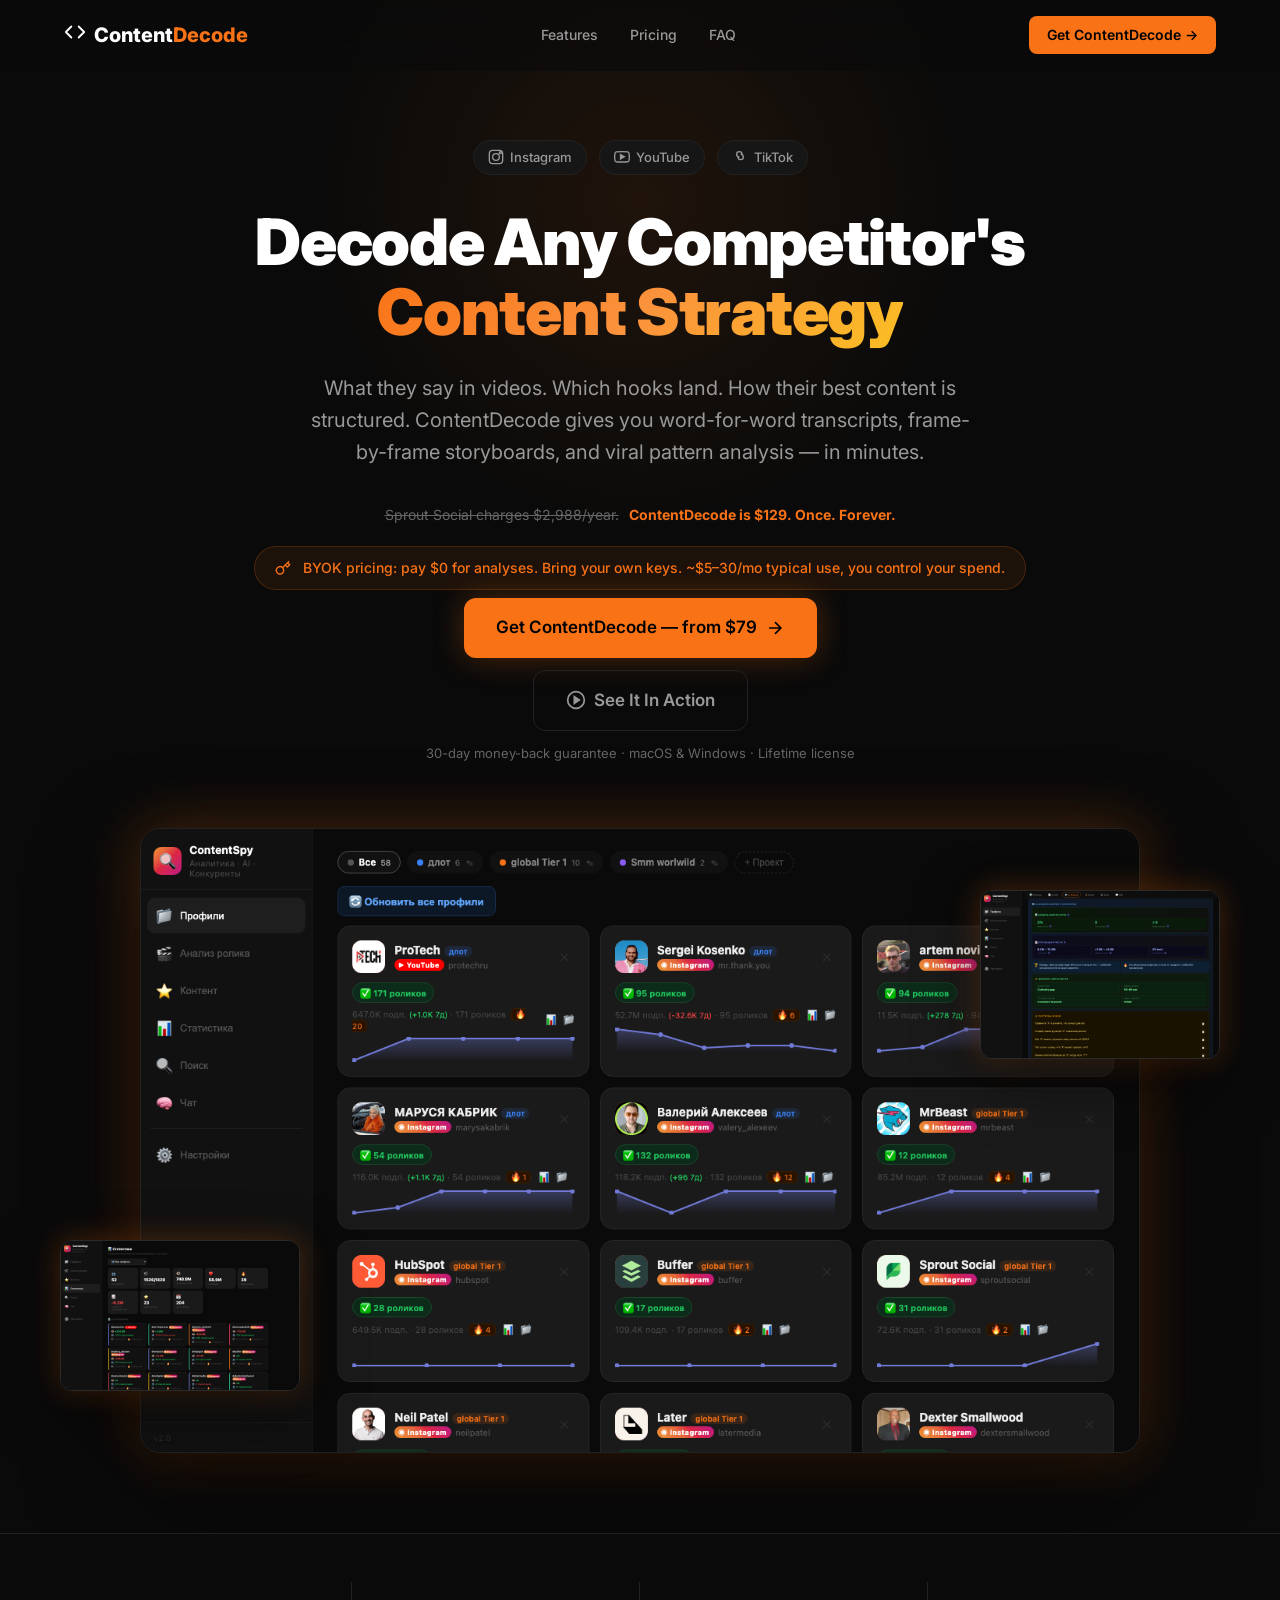
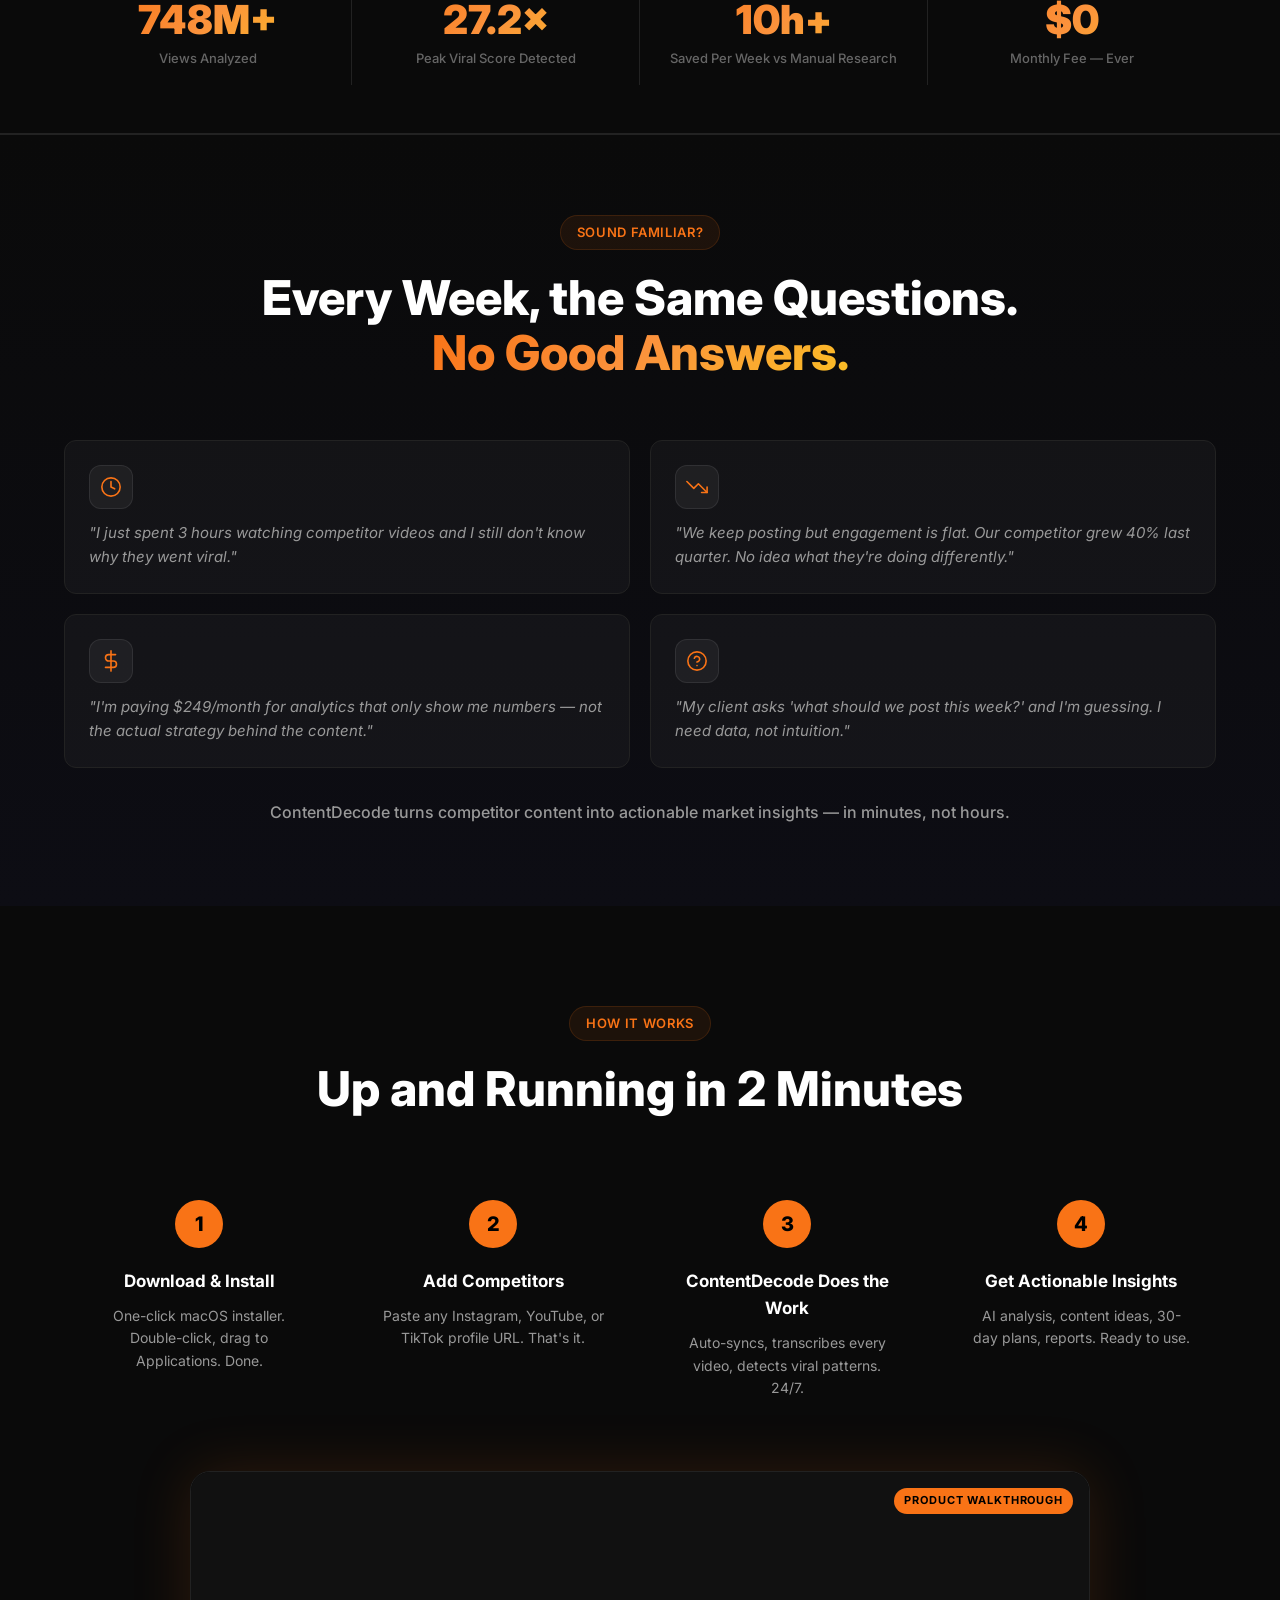
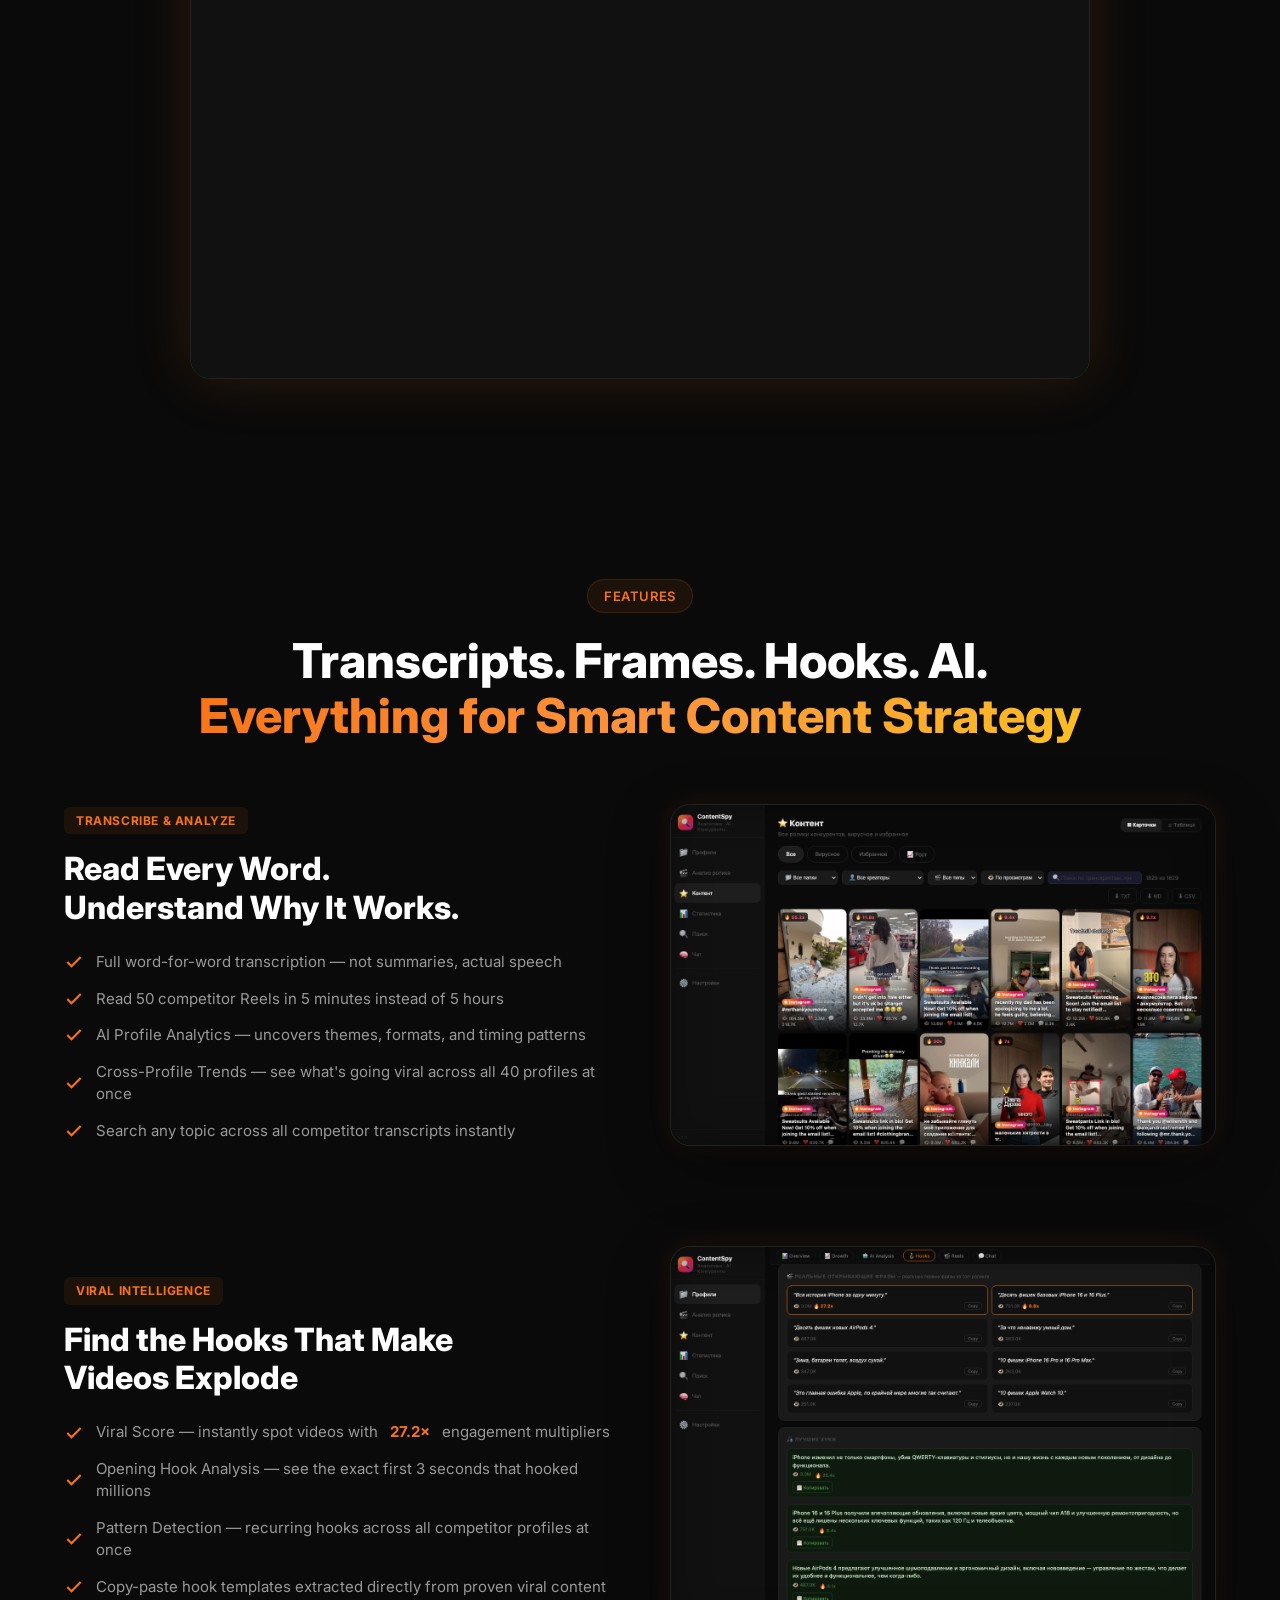
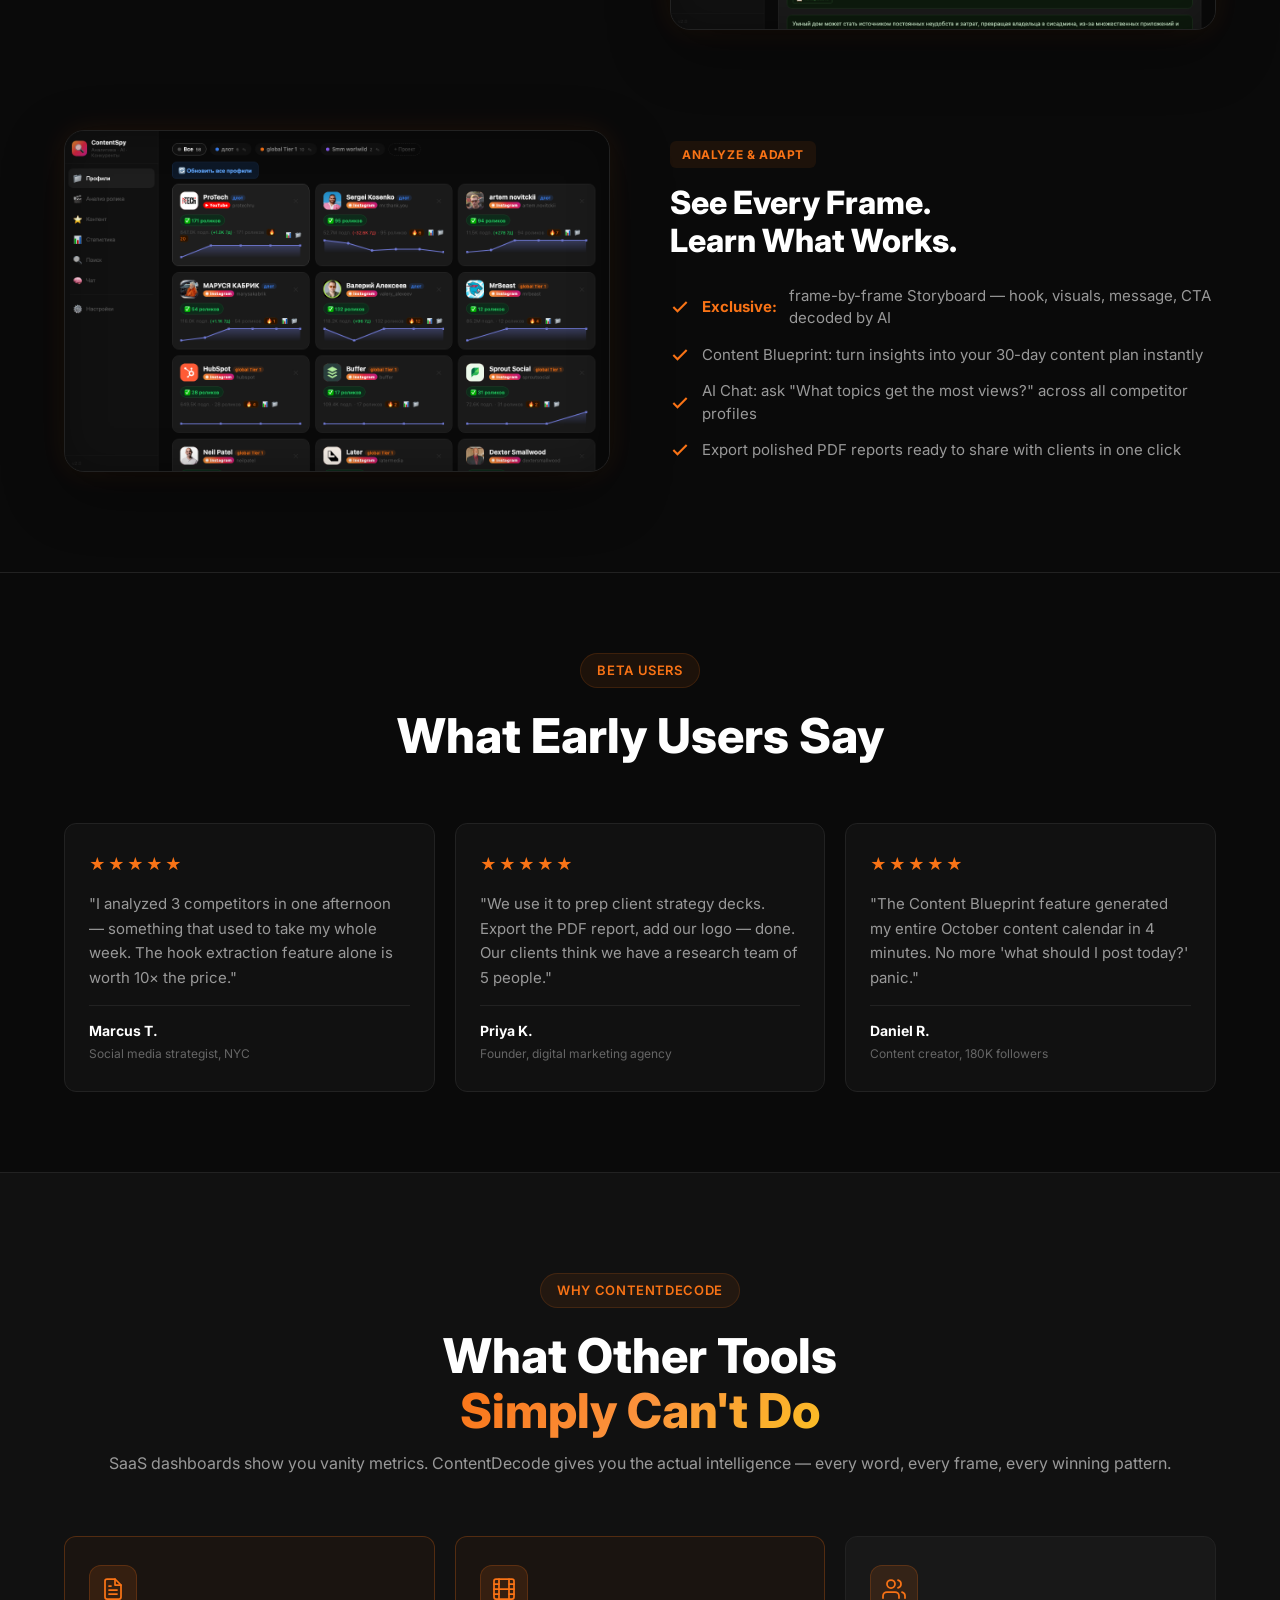
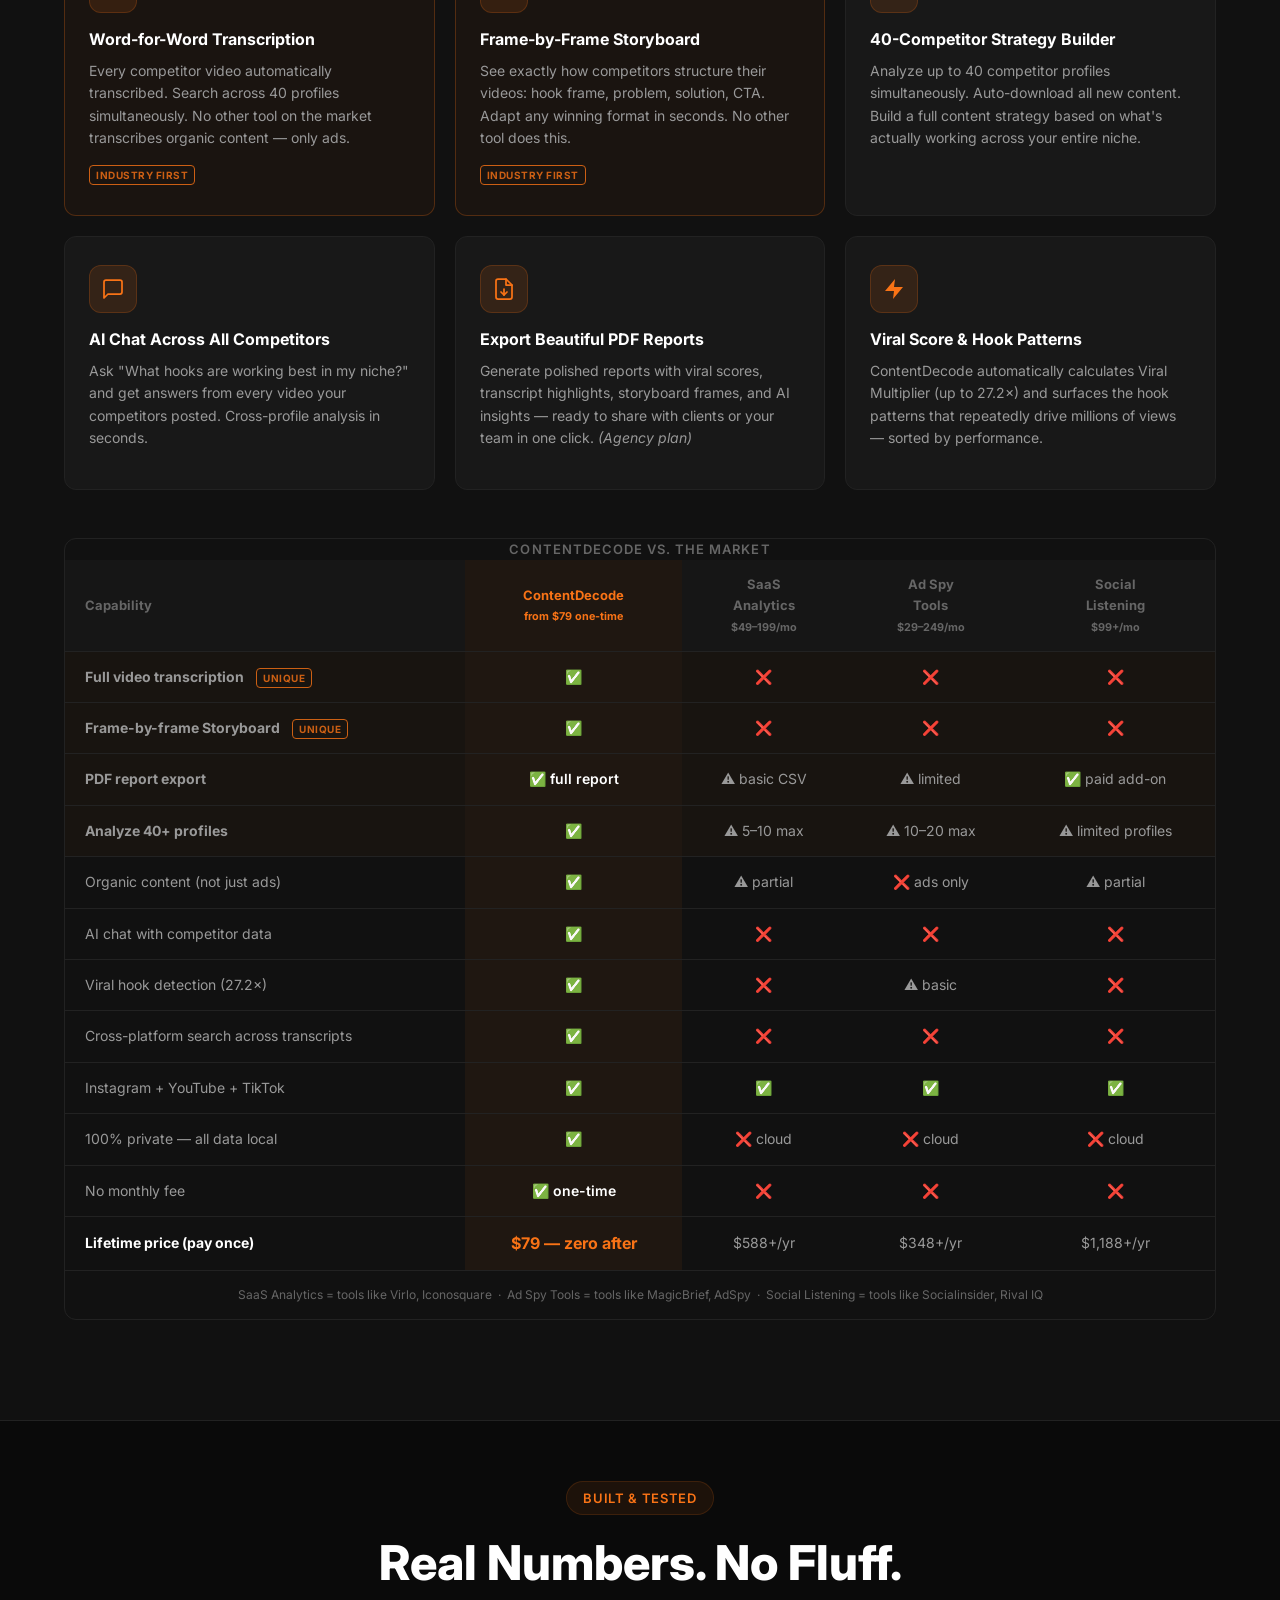
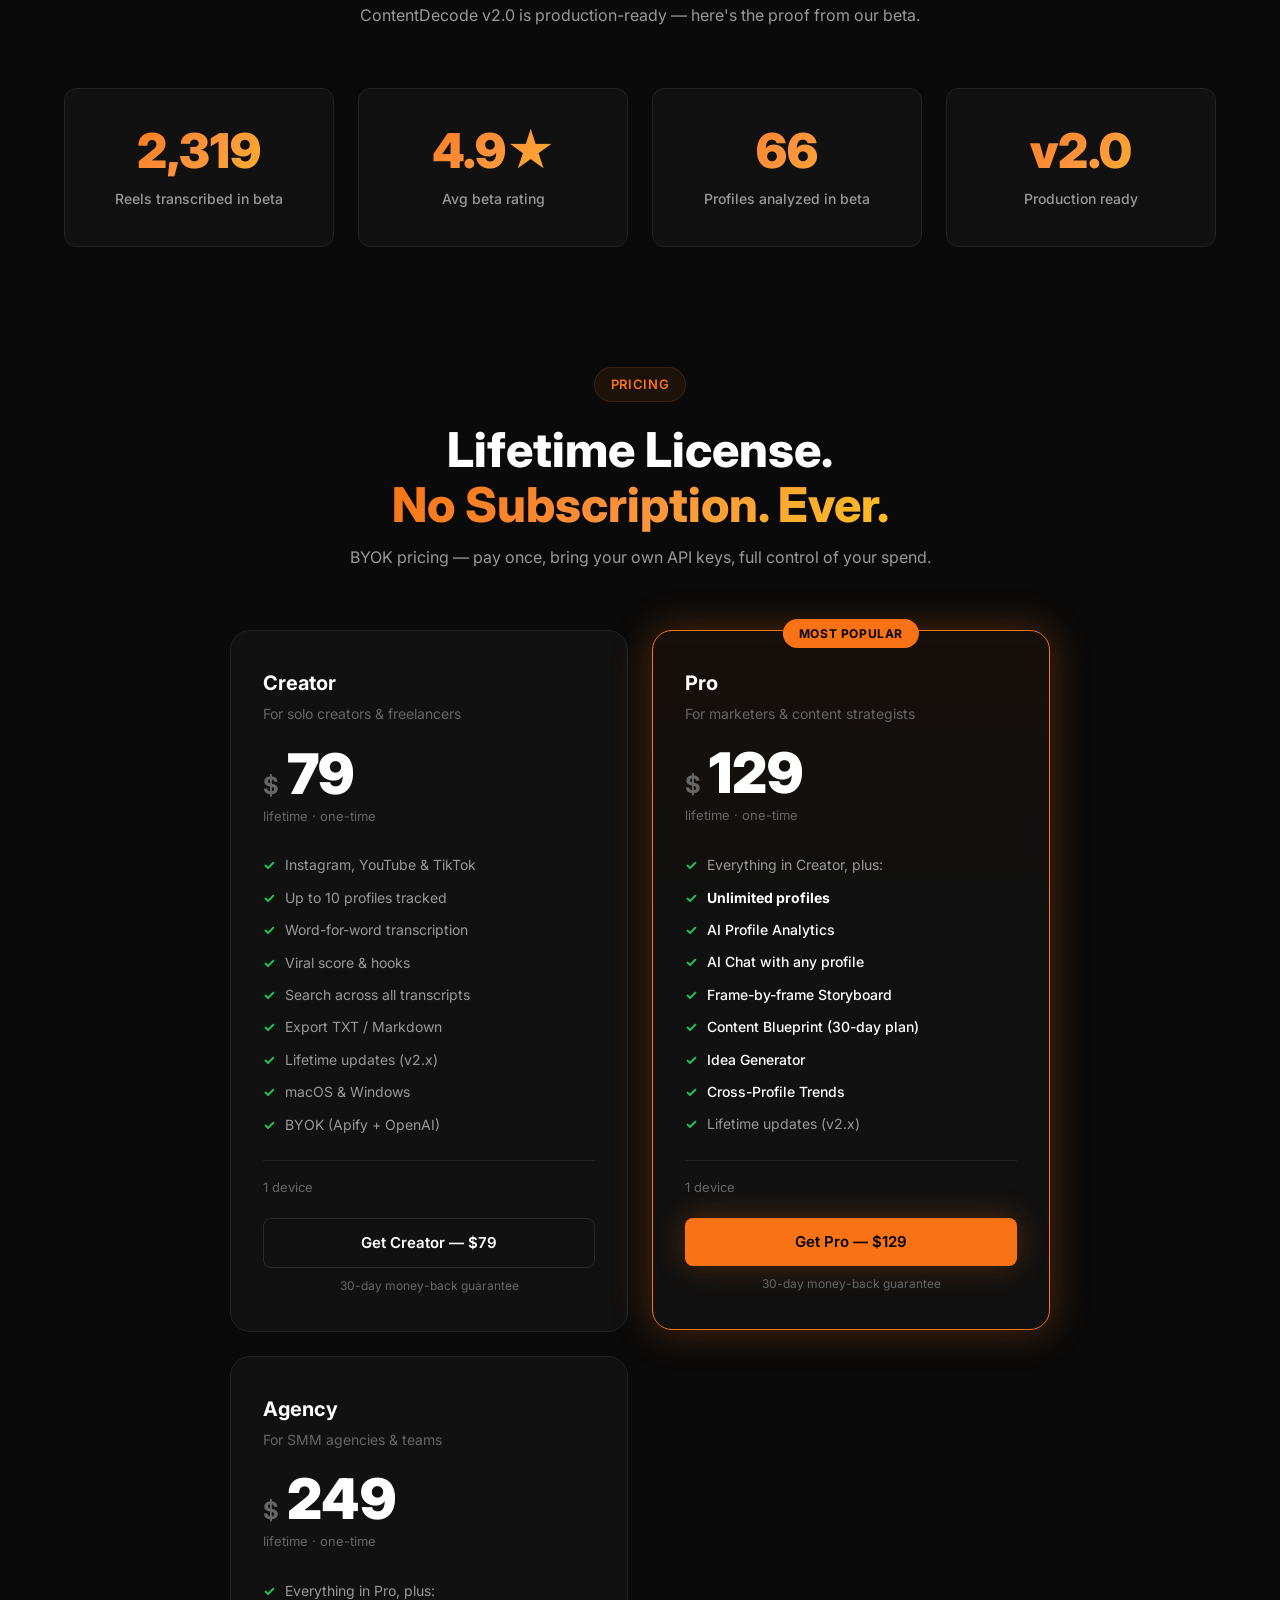
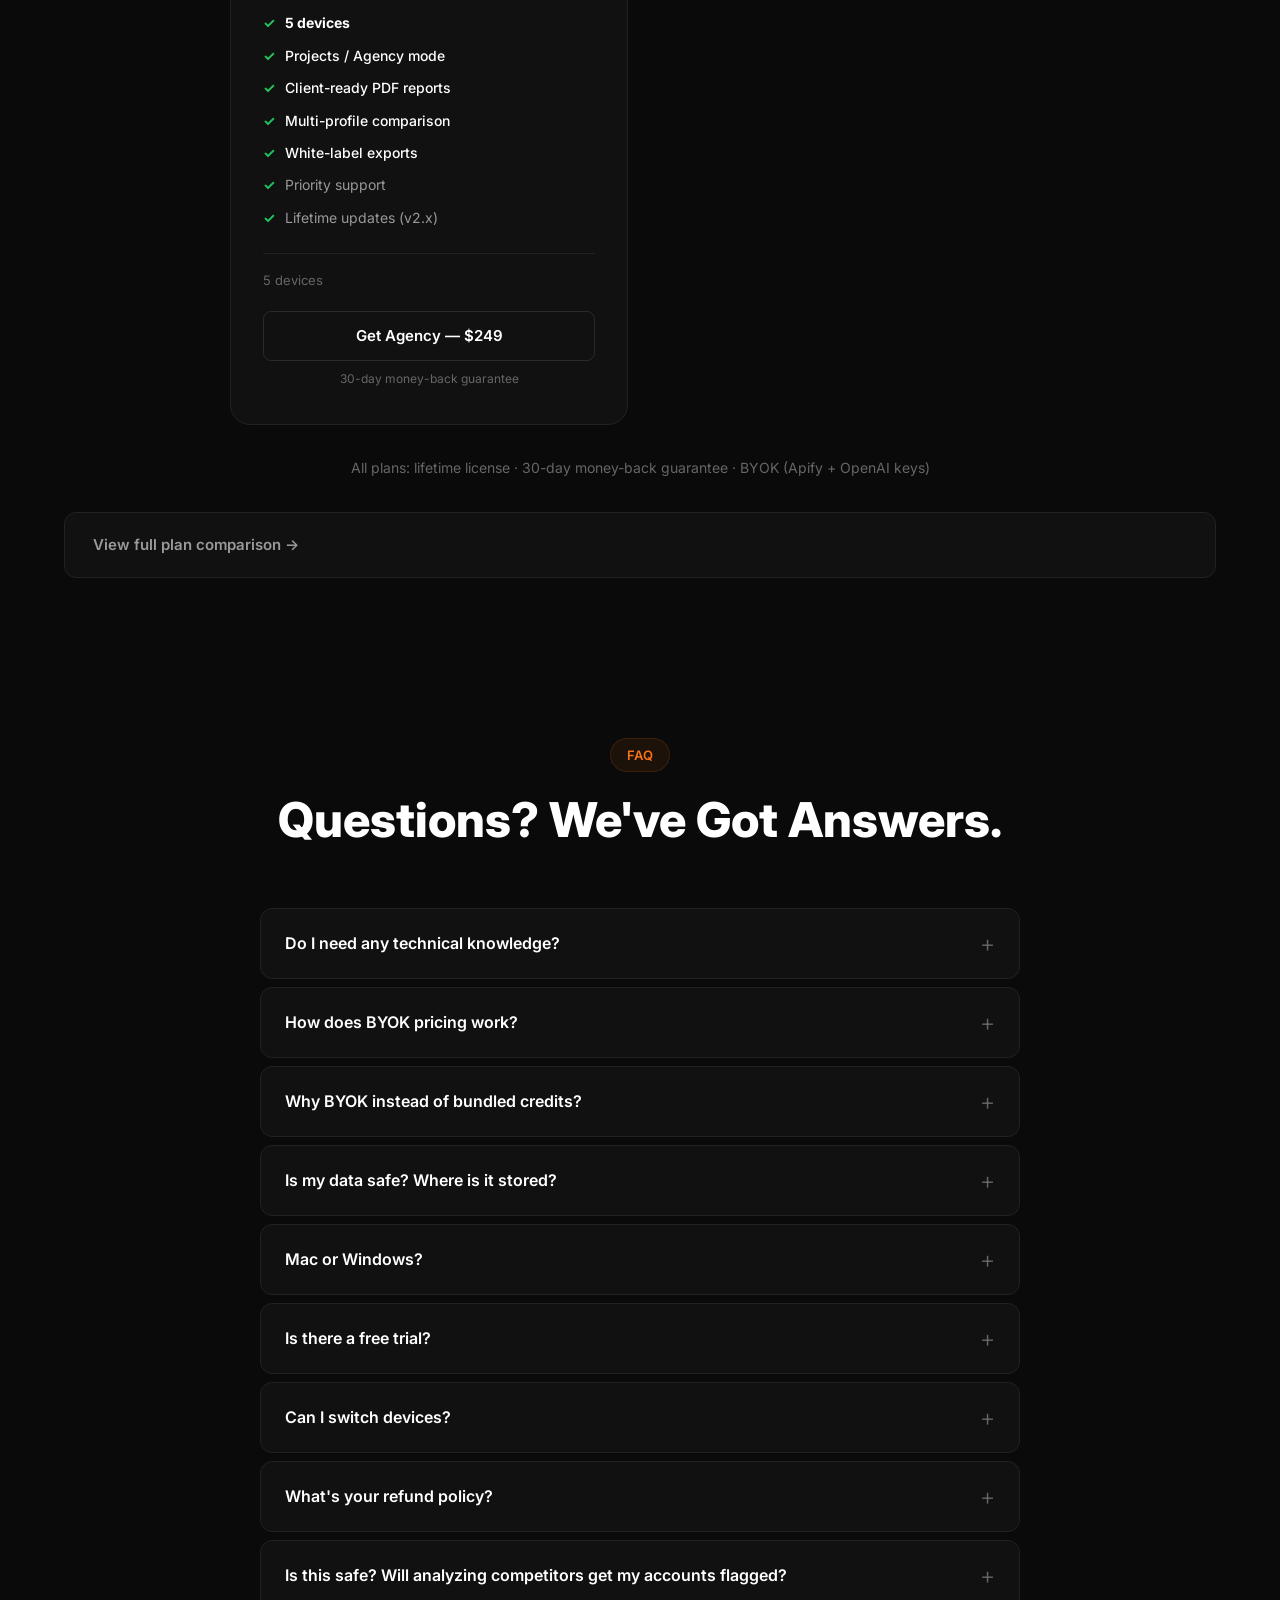
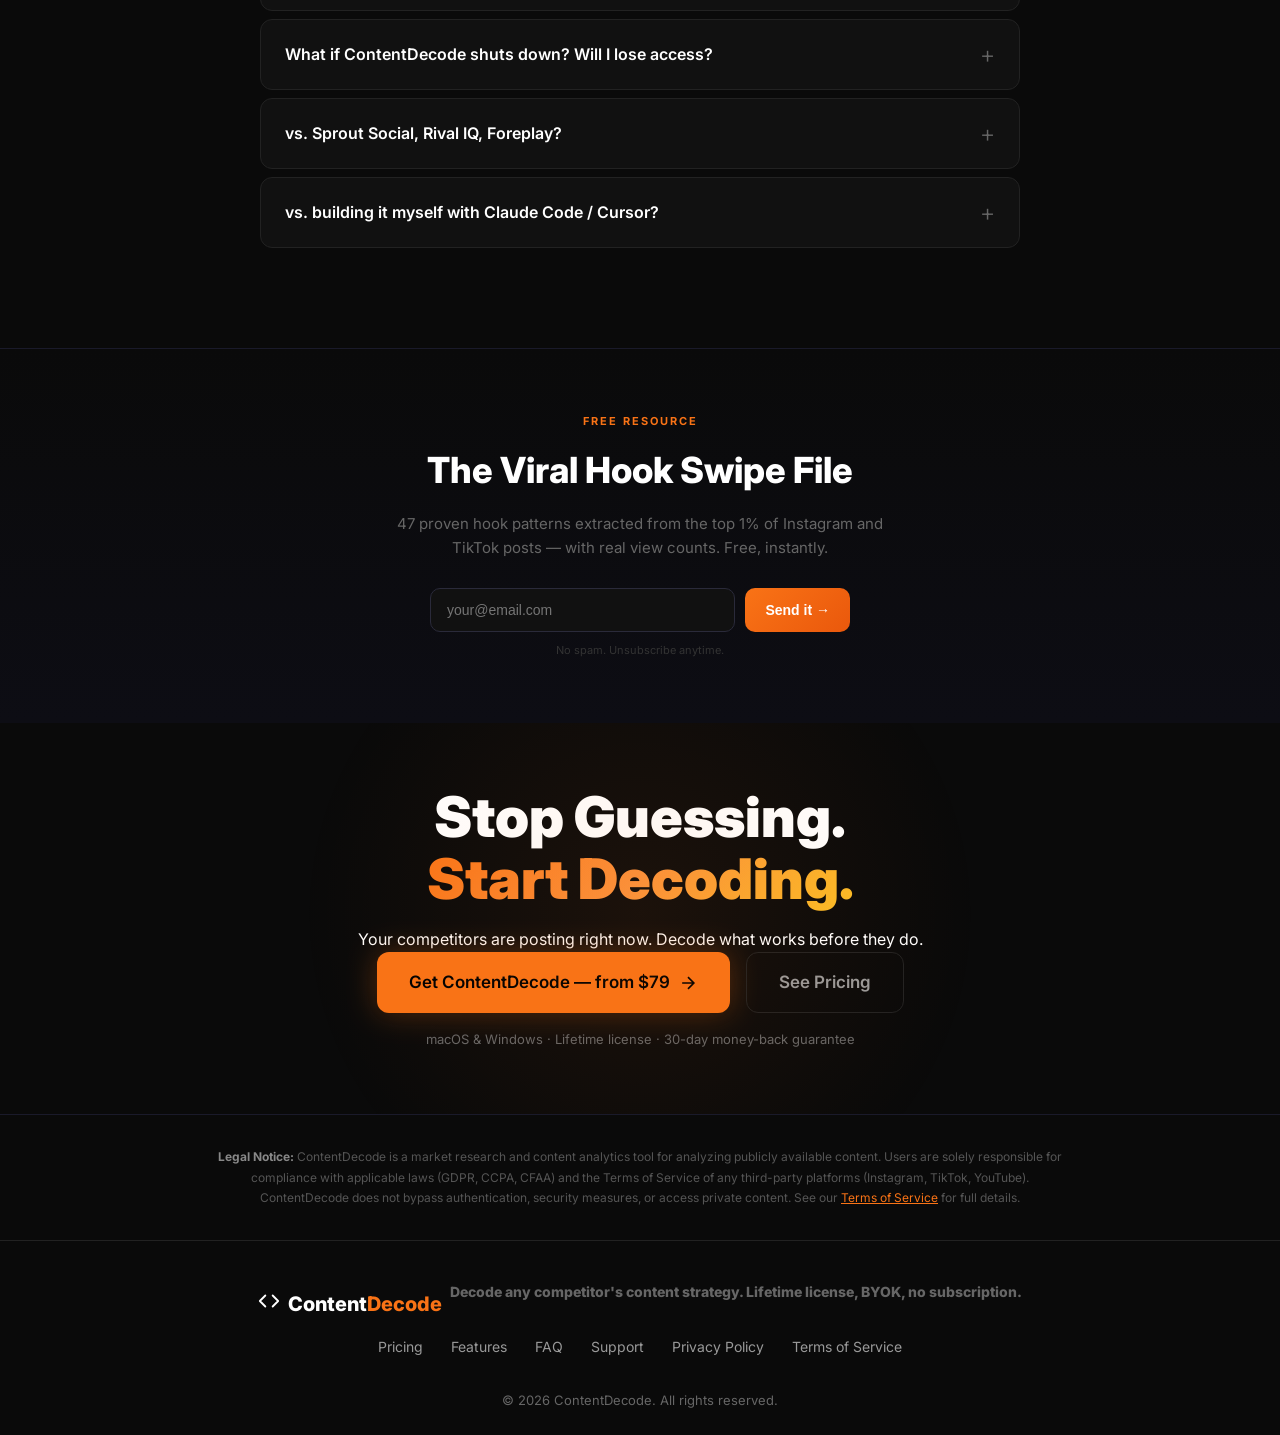
<file: index.html>
<!DOCTYPE html>
<html lang="en">
<head>
    <meta charset="UTF-8">
    <meta name="viewport" content="width=device-width, initial-scale=1.0">
    <title>ContentDecode — Decode Competitor Content Strategy on Instagram, YouTube & TikTok</title>
    <meta name="description" content="Decode any competitor's content strategy. Word-for-word transcripts, frame-by-frame storyboards, viral pattern analysis. Desktop app, BYOK, lifetime license.">
    <!-- Favicon -->
    <link rel="icon" type="image/svg+xml" href="img/favicon.svg">
    <link rel="alternate icon" href="img/favicon.svg">

    <!-- Canonical -->
    <link rel="canonical" href="https://contentdecode.co/">

    <!-- Open Graph -->
    <meta property="og:type" content="website">
    <meta property="og:url" content="https://contentdecode.co/">
    <meta property="og:title" content="ContentDecode — Decode Competitor Content Strategy">
    <meta property="og:description" content="Decode any competitor's content strategy. Word-for-word transcripts, frame-by-frame storyboards, viral pattern analysis. Desktop app, BYOK, lifetime license.">
    <meta property="og:image" content="https://contentdecode.co/img/dashboard.png">
    <meta property="og:site_name" content="ContentDecode">
    <meta property="og:locale" content="en_US">

    <!-- Twitter Card -->
    <meta name="twitter:card" content="summary_large_image">
    <meta name="twitter:title" content="ContentDecode — Decode Competitor Strategy">
    <meta name="twitter:description" content="Decode any competitor's content. Transcripts, storyboards, viral patterns. Desktop app, BYOK, lifetime license.">
    <meta name="twitter:image" content="https://contentdecode.co/img/dashboard.png">

    <!-- Additional SEO -->
    <meta name="robots" content="index, follow">
    <meta name="author" content="ContentDecode">
    <meta name="keywords" content="competitor analysis tool, social media intelligence, Instagram analytics, TikTok competitor research, YouTube content analysis, viral content detection, SMM tool, content strategy, content audit, BYOK desktop app, lifetime deal">

    <link rel="preconnect" href="https://fonts.googleapis.com">
    <link rel="preconnect" href="https://fonts.gstatic.com" crossorigin>
    <link href="https://fonts.googleapis.com/css2?family=Inter:wght@400;500;600;700;800;900&display=swap" rel="stylesheet">
    <link rel="stylesheet" href="style.css">

    <!-- Schema.org: SoftwareApplication -->
    <script type="application/ld+json">
    {
      "@context": "https://schema.org",
      "@type": "SoftwareApplication",
      "name": "ContentDecode",
      "operatingSystem": "macOS, Windows",
      "applicationCategory": "BusinessApplication",
      "description": "Desktop app to decode competitor content strategy on Instagram, YouTube & TikTok. Word-for-word transcripts, frame-by-frame storyboards, viral pattern analysis. BYOK, lifetime license, no subscription.",
      "url": "https://contentdecode.co",
      "offers": [
        { "@type": "Offer", "name": "Creator", "price": "79", "priceCurrency": "USD" },
        { "@type": "Offer", "name": "Pro", "price": "129", "priceCurrency": "USD" },
        { "@type": "Offer", "name": "Agency", "price": "249", "priceCurrency": "USD" }
      ],
      "featureList": [
        "Instagram, YouTube & TikTok content analysis",
        "Word-for-word video transcription",
        "Frame-by-frame storyboard breakdown",
        "Viral score & hook detection",
        "AI Profile Analytics",
        "Content Blueprint planning",
        "BYOK (bring your own Apify + OpenAI keys)",
        "Privacy-first: all data stored locally",
        "Lifetime license, no subscription, 30-day money-back"
      ]
    }
    </script>

    <!-- Schema.org: FAQPage -->
    <script type="application/ld+json">
    {
      "@context": "https://schema.org",
      "@type": "FAQPage",
      "mainEntity": [
        {
          "@type": "Question",
          "name": "Do I need any technical knowledge?",
          "acceptedAnswer": { "@type": "Answer", "text": "Not at all. Paste a URL, click Sync, and ContentDecode handles everything. The onboarding wizard guides you through setup in under 5 minutes including API key setup." }
        },
        {
          "@type": "Question",
          "name": "Is my data safe? Where is it stored?",
          "acceptedAnswer": { "@type": "Answer", "text": "100% on your computer. ContentDecode is a desktop app — no cloud, no servers storing your data. Your competitor research stays private." }
        },
        {
          "@type": "Question",
          "name": "How does BYOK pricing work?",
          "acceptedAnswer": { "@type": "Answer", "text": "BYOK = Bring Your Own Keys. You pay $79–249 once for ContentDecode (lifetime). Then connect your own Apify (free signup) and OpenAI keys for analyses. Typical usage runs ~$5–30/month on API costs — you control your spend. No surprise bills, no inflated SaaS markup." }
        },
        {
          "@type": "Question",
          "name": "Why BYOK instead of bundled credits?",
          "acceptedAnswer": { "@type": "Answer", "text": "BYOK keeps the price lifetime instead of subscription. You only pay for what you actually use, at provider cost. SaaS competitors charge $99/month markup — over 12 months that is $1,188 for the same usage." }
        },
        {
          "@type": "Question",
          "name": "Mac or Windows?",
          "acceptedAnswer": { "@type": "Answer", "text": "Both available. macOS DMG (signed and notarized) and Windows .exe (signed) are included with every plan. Download your preferred version right after purchase." }
        },
        {
          "@type": "Question",
          "name": "Is there a free trial?",
          "acceptedAnswer": { "@type": "Answer", "text": "No trial — instead, we offer a 30-day money-back guarantee on all plans. Try ContentDecode for 30 days. If it is not for you, email us and we will refund you, no questions asked." }
        },
        {
          "@type": "Question",
          "name": "What is your refund policy?",
          "acceptedAnswer": { "@type": "Answer", "text": "30-day no-questions-asked money-back guarantee on all plans. If ContentDecode is not for you, email hello@contentdecode.co — we will process your refund within 3-5 business days." }
        }
      ]
    }
    </script>
</head>
<body>

<!-- NAV -->
<nav class="nav" id="nav">
    <div class="container nav-inner">
        <a href="#" class="nav-logo">
            <span class="logo-icon"><svg width="22" height="22" viewBox="0 0 24 24" fill="none" stroke="currentColor" stroke-width="2" stroke-linecap="round" stroke-linejoin="round"><polyline points="16 18 22 12 16 6"></polyline><polyline points="8 6 2 12 8 18"></polyline></svg></span>
            <span class="logo-text">Content<span class="accent">Decode</span></span>
        </a>
        <div class="nav-links">
            <a href="#features">Features</a>
            <a href="#pricing">Pricing</a>
            <a href="#faq">FAQ</a>
        </div>
        <a href="#pricing" class="btn btn-sm btn-primary nav-cta-desktop">Get ContentDecode →</a>
        <button class="nav-hamburger" id="navHamburger" aria-label="Open menu">
            <span></span>
            <span></span>
            <span></span>
        </button>
    </div>
</nav>

<!-- MOBILE NAV -->
<div class="nav-mobile" id="navMobile">
    <a href="#features" class="nav-mobile-link">Features</a>
    <a href="#pricing" class="nav-mobile-link">Pricing</a>
    <a href="#faq" class="nav-mobile-link">FAQ</a>
    <a href="#pricing" class="btn btn-primary btn-block" style="margin-top:8px;">Get ContentDecode →</a>
</div>

<!-- HERO -->
<section class="hero">
    <div class="container">
        <div class="hero-badges">
            <span class="badge badge-platform"><svg width="16" height="16" viewBox="0 0 24 24" fill="none" stroke="currentColor" stroke-width="2"><rect x="2" y="2" width="20" height="20" rx="5"></rect><circle cx="12" cy="12" r="5"></circle><circle cx="18.5" cy="5.5" r="1.5"></circle></svg> Instagram</span>
            <span class="badge badge-platform"><svg width="16" height="16" viewBox="0 0 24 24" fill="none" stroke="currentColor" stroke-width="2"><path d="M22.54 6.42a2.78 2.78 0 0 0-1.94-2C18.88 4 12 4 12 4s-6.88 0-8.6.46a2.78 2.78 0 0 0-1.94 2A29 29 0 0 0 1 11.75a29 29 0 0 0 .46 5.33A2.78 2.78 0 0 0 3.4 19.13C5.12 19.56 12 19.56 12 19.56s6.88 0 8.6-.46a2.78 2.78 0 0 0 1.94-1.94 29 29 0 0 0 .46-5.25 29 29 0 0 0-.46-5.49z"></path><polygon points="9.75 15.02 15.5 11.75 9.75 8.48 9.75 15.02" fill="currentColor"></polygon></svg> YouTube</span>
            <span class="badge badge-platform"><svg width="16" height="16" viewBox="0 0 24 24" fill="none" stroke="currentColor" stroke-width="2"><path d="M9 12a4 4 0 1 0 4-4M15 8a4 4 0 1 0-4 4"></path></svg> TikTok</span>
        </div>
        <h1 class="hero-title">
            Decode Any Competitor's<br>
            <span class="gradient-text">Content Strategy</span>
        </h1>
        <p class="hero-subtitle">
            What they say in videos. Which hooks land. How their best content is structured. ContentDecode gives you word-for-word transcripts, frame-by-frame storyboards, and viral pattern analysis — in minutes.
        </p>
        <div class="hero-anchor-pricing">
            <span class="anchor-crossed">Sprout Social charges $2,988/year.</span>
            <span class="anchor-highlight">ContentDecode is $129. Once. Forever.</span>
        </div>
        <div class="hero-byok-badge">
            <svg width="16" height="16" viewBox="0 0 24 24" fill="none" stroke="currentColor" stroke-width="2" style="vertical-align:middle;margin-right:4px"><path d="M21 2l-2 2m-7.61 7.61a5.5 5.5 0 1 1-7.778 7.778 5.5 5.5 0 0 1 7.777-7.777zm0 0L15.5 7.5m0 0l3 3L22 7l-3-3m-3.5 3.5L19 4"></path></svg>
            BYOK pricing: pay $0 for analyses. Bring your own keys. ~$5–30/mo typical use, you control your spend.
        </div>
        <div class="hero-cta">
            <a href="#pricing" class="btn btn-lg btn-primary btn-glow">
                Get ContentDecode — from $79
                <svg width="20" height="20" viewBox="0 0 24 24" fill="none" stroke="currentColor" stroke-width="2"><path d="M5 12h14M12 5l7 7-7 7"></path></svg>
            </a>
            <a href="#demo" class="btn btn-lg btn-ghost">
                <svg width="20" height="20" viewBox="0 0 24 24" fill="none" stroke="currentColor" stroke-width="2"><circle cx="12" cy="12" r="10"></circle><polygon points="10 8 16 12 10 16 10 8" fill="currentColor"></polygon></svg>
                See It In Action
            </a>
            <span class="hero-micro">30-day money-back guarantee · macOS &amp; Windows · Lifetime license</span>
        </div>
        <div class="hero-visual">
            <div class="hero-screenshot-wrap" data-animate>
                <img src="img/dashboard.png" alt="ContentDecode Dashboard — competitor content analysis" class="hero-screenshot" loading="eager">
            </div>
            <!-- Floating secondary screenshots -->
            <div class="hero-floaters">
                <img src="img/ai-analysis.png" alt="AI Analysis" class="floater floater-1">
                <img src="img/statistics.png" alt="Statistics" class="floater floater-2">
            </div>
        </div>
    </div>
</section>

<!-- STATS BAR -->
<section class="stats-bar">
    <div class="container">
        <div class="stats-grid">
            <div class="stat-item" data-animate>
                <div class="stat-num" data-count="748" data-suffix="M+">0M+</div>
                <div class="stat-label">Views Analyzed</div>
            </div>
            <div class="stat-item" data-animate>
                <div class="stat-num" data-count="27.2" data-suffix="×" data-decimals="1">0×</div>
                <div class="stat-label">Peak Viral Score Detected</div>
            </div>
            <div class="stat-item" data-animate>
                <div class="stat-num">10h+</div>
                <div class="stat-label">Saved Per Week vs Manual Research</div>
            </div>
            <div class="stat-item" data-animate>
                <div class="stat-num">$0</div>
                <div class="stat-label">Monthly Fee — Ever</div>
            </div>
        </div>
    </div>
</section>

<!-- PROBLEM SECTION -->
<section class="problem-section">
    <div class="container">
        <div class="section-header">
            <span class="section-tag">Sound Familiar?</span>
            <h2>Every Week, the Same Questions.<br><span class="gradient-text">No Good Answers.</span></h2>
        </div>
        <div class="problem-grid">
            <div class="problem-card" data-animate>
                <div class="problem-icon"><svg viewBox="0 0 24 24" fill="none" stroke="#f97316" stroke-width="1.75" stroke-linecap="round" stroke-linejoin="round" width="22" height="22"><circle cx="12" cy="12" r="10"/><polyline points="12 6 12 12 16 14"/></svg></div>
                <p>"I just spent 3 hours watching competitor videos and I still don't know why they went viral."</p>
            </div>
            <div class="problem-card" data-animate>
                <div class="problem-icon"><svg viewBox="0 0 24 24" fill="none" stroke="#f97316" stroke-width="1.75" stroke-linecap="round" stroke-linejoin="round" width="22" height="22"><polyline points="23 18 13.5 8.5 8.5 13.5 1 6"/><polyline points="17 18 23 18 23 12"/></svg></div>
                <p>"We keep posting but engagement is flat. Our competitor grew 40% last quarter. No idea what they're doing differently."</p>
            </div>
            <div class="problem-card" data-animate>
                <div class="problem-icon"><svg viewBox="0 0 24 24" fill="none" stroke="#f97316" stroke-width="1.75" stroke-linecap="round" stroke-linejoin="round" width="22" height="22"><line x1="12" y1="1" x2="12" y2="23"/><path d="M17 5H9.5a3.5 3.5 0 0 0 0 7h5a3.5 3.5 0 0 1 0 7H6"/></svg></div>
                <p>"I'm paying $249/month for analytics that only show me numbers — not the actual strategy behind the content."</p>
            </div>
            <div class="problem-card" data-animate>
                <div class="problem-icon"><svg viewBox="0 0 24 24" fill="none" stroke="#f97316" stroke-width="1.75" stroke-linecap="round" stroke-linejoin="round" width="22" height="22"><circle cx="12" cy="12" r="10"/><path d="M9.09 9a3 3 0 0 1 5.83 1c0 2-3 3-3 3"/><line x1="12" y1="17" x2="12.01" y2="17"/></svg></div>
                <p>"My client asks 'what should we post this week?' and I'm guessing. I need data, not intuition."</p>
            </div>
        </div>
        <p class="problem-solution-text">ContentDecode turns competitor content into actionable market insights — in minutes, not hours.</p>
    </div>
</section>

<!-- HOW IT WORKS -->
<section class="how" id="how">
    <div class="container">
        <div class="section-header">
            <span class="section-tag">How It Works</span>
            <h2>Up and Running in 2 Minutes</h2>
        </div>
        <div class="how-grid">
            <div class="how-step" data-animate>
                <div class="how-num">1</div>
                <h4>Download & Install</h4>
                <p>One-click macOS installer. Double-click, drag to Applications. Done.</p>
            </div>
            <div class="how-step" data-animate>
                <div class="how-num">2</div>
                <h4>Add Competitors</h4>
                <p>Paste any Instagram, YouTube, or TikTok profile URL. That's it.</p>
            </div>
            <div class="how-step" data-animate>
                <div class="how-num">3</div>
                <h4>ContentDecode Does the Work</h4>
                <p>Auto-syncs, transcribes every video, detects viral patterns. 24/7.</p>
            </div>
            <div class="how-step" data-animate>
                <div class="how-num">4</div>
                <h4>Get Actionable Insights</h4>
                <p>AI analysis, content ideas, 30-day plans, reports. Ready to use.</p>
            </div>
        </div>
        <div class="demo-video-wrap" id="demo" style="margin-top: 3rem;" data-animate>
            <video class="demo-video" autoplay muted loop playsinline poster="">
                <source src="video/demo-slideshow.mp4" type="video/mp4">
            </video>
            <div class="demo-video-badge">Product walkthrough</div>
        </div>
    </div>
</section>

<!-- FEATURES -->
<section class="features" id="features">
    <div class="container">
        <div class="section-header">
            <span class="section-tag">Features</span>
            <h2>Transcripts. Frames. Hooks. AI.<br><span class="gradient-text">Everything for Smart Content Strategy</span></h2>
        </div>

        <!-- Feature Block A: Transcribe + Analyze -->
        <div class="feature-block" data-animate>
            <div class="feature-info">
                <div class="feature-tag">Transcribe & Analyze</div>
                <h3>Read Every Word.<br>Understand Why It Works.</h3>
                <ul class="feature-list">
                    <li>
                        <svg width="20" height="20" viewBox="0 0 24 24" fill="none" stroke="#f97316" stroke-width="2.5"><path d="M20 6L9 17l-5-5"></path></svg>
                        Full word-for-word transcription — not summaries, actual speech
                    </li>
                    <li>
                        <svg width="20" height="20" viewBox="0 0 24 24" fill="none" stroke="#f97316" stroke-width="2.5"><path d="M20 6L9 17l-5-5"></path></svg>
                        Read 50 competitor Reels in 5 minutes instead of 5 hours
                    </li>
                    <li>
                        <svg width="20" height="20" viewBox="0 0 24 24" fill="none" stroke="#f97316" stroke-width="2.5"><path d="M20 6L9 17l-5-5"></path></svg>
                        AI Profile Analytics — uncovers themes, formats, and timing patterns
                    </li>
                    <li>
                        <svg width="20" height="20" viewBox="0 0 24 24" fill="none" stroke="#f97316" stroke-width="2.5"><path d="M20 6L9 17l-5-5"></path></svg>
                        Cross-Profile Trends — see what's going viral across all 40 profiles at once
                    </li>
                    <li>
                        <svg width="20" height="20" viewBox="0 0 24 24" fill="none" stroke="#f97316" stroke-width="2.5"><path d="M20 6L9 17l-5-5"></path></svg>
                        Search any topic across all competitor transcripts instantly
                    </li>
                </ul>
            </div>
            <div class="feature-visual">
                <div class="feature-screenshot-wrap">
                    <img src="img/content-hub.png" alt="Content Hub" class="feature-screenshot" loading="lazy">
                </div>
            </div>
        </div>

        <!-- Feature Block C — Hooks (Viral Intelligence) -->
        <div class="feature-block" data-animate>
            <div class="feature-info">
                <div class="feature-tag">Viral Intelligence</div>
                <h3>Find the Hooks That Make<br>Videos Explode</h3>
                <ul class="feature-list">
                    <li>
                        <svg width="20" height="20" viewBox="0 0 24 24" fill="none" stroke="#f97316" stroke-width="2.5"><path d="M20 6L9 17l-5-5"></path></svg>
                        Viral Score — instantly spot videos with <strong style="color:#f97316;">27.2×</strong> engagement multipliers
                    </li>
                    <li>
                        <svg width="20" height="20" viewBox="0 0 24 24" fill="none" stroke="#f97316" stroke-width="2.5"><path d="M20 6L9 17l-5-5"></path></svg>
                        Opening Hook Analysis — see the exact first 3 seconds that hooked millions
                    </li>
                    <li>
                        <svg width="20" height="20" viewBox="0 0 24 24" fill="none" stroke="#f97316" stroke-width="2.5"><path d="M20 6L9 17l-5-5"></path></svg>
                        Pattern Detection — recurring hooks across all competitor profiles at once
                    </li>
                    <li>
                        <svg width="20" height="20" viewBox="0 0 24 24" fill="none" stroke="#f97316" stroke-width="2.5"><path d="M20 6L9 17l-5-5"></path></svg>
                        Copy-paste hook templates extracted directly from proven viral content
                    </li>
                </ul>
            </div>
            <div class="feature-visual">
                <div class="feature-screenshot-wrap">
                    <img src="img/hooks.png" alt="Viral Hooks Analysis — ContentDecode" class="feature-screenshot" loading="lazy">
                </div>
            </div>
        </div>

        <!-- Feature Block C: Storyboard + AI Chat -->
        <div class="feature-block reverse" data-animate>
            <div class="feature-info">
                <div class="feature-tag">Analyze & Adapt</div>
                <h3>See Every Frame.<br>Learn What Works.</h3>
                <ul class="feature-list">
                    <li>
                        <svg width="20" height="20" viewBox="0 0 24 24" fill="none" stroke="#f97316" stroke-width="2.5"><path d="M20 6L9 17l-5-5"></path></svg>
                        <strong style="color:#f97316;">Exclusive:</strong> frame-by-frame Storyboard — hook, visuals, message, CTA decoded by AI
                    </li>
                    <li>
                        <svg width="20" height="20" viewBox="0 0 24 24" fill="none" stroke="#f97316" stroke-width="2.5"><path d="M20 6L9 17l-5-5"></path></svg>
                        Content Blueprint: turn insights into your 30-day content plan instantly
                    </li>
                    <li>
                        <svg width="20" height="20" viewBox="0 0 24 24" fill="none" stroke="#f97316" stroke-width="2.5"><path d="M20 6L9 17l-5-5"></path></svg>
                        AI Chat: ask "What topics get the most views?" across all competitor profiles
                    </li>
                    <li>
                        <svg width="20" height="20" viewBox="0 0 24 24" fill="none" stroke="#f97316" stroke-width="2.5"><path d="M20 6L9 17l-5-5"></path></svg>
                        Export polished PDF reports ready to share with clients in one click
                    </li>
                </ul>
            </div>
            <div class="feature-visual">
                <div class="feature-screenshot-wrap">
                    <img src="img/analytics.png" alt="Storyboard frame-by-frame analysis — ContentDecode" class="feature-screenshot" loading="lazy">
                </div>
            </div>
        </div>
    </div>
</section>

<!-- TESTIMONIALS -->
<section class="testimonials-section" id="testimonials">
    <div class="container">
        <div class="section-header">
            <span class="section-tag">Beta Users</span>
            <h2>What Early Users Say</h2>
        </div>
        <div class="testimonials-grid">
            <div class="testimonial-card" data-animate>
                <div class="testimonial-stars">★★★★★</div>
                <p class="testimonial-text">"I analyzed 3 competitors in one afternoon — something that used to take my whole week. The hook extraction feature alone is worth 10× the price."</p>
                <div class="testimonial-author">
                    <strong>Marcus T.</strong>
                    <span>Social media strategist, NYC</span>
                </div>
            </div>
            <div class="testimonial-card" data-animate>
                <div class="testimonial-stars">★★★★★</div>
                <p class="testimonial-text">"We use it to prep client strategy decks. Export the PDF report, add our logo — done. Our clients think we have a research team of 5 people."</p>
                <div class="testimonial-author">
                    <strong>Priya K.</strong>
                    <span>Founder, digital marketing agency</span>
                </div>
            </div>
            <div class="testimonial-card" data-animate>
                <div class="testimonial-stars">★★★★★</div>
                <p class="testimonial-text">"The Content Blueprint feature generated my entire October content calendar in 4 minutes. No more 'what should I post today?' panic."</p>
                <div class="testimonial-author">
                    <strong>Daniel R.</strong>
                    <span>Content creator, 180K followers</span>
                </div>
            </div>
        </div>
    </div>
</section>

<!-- COMPETITOR COMPARISON -->
<section class="vs-section" id="vs">
    <div class="container">
        <div class="section-header">
            <span class="section-tag">Why ContentDecode</span>
            <h2>What Other Tools<br><span class="gradient-text">Simply Can't Do</span></h2>
            <p class="section-sub">SaaS dashboards show you vanity metrics. ContentDecode gives you the actual intelligence — every word, every frame, every winning pattern.</p>
        </div>

        <!-- UNIQUE POWERS CARDS -->
        <div class="vs-powers-grid">
            <div class="vs-power-card vs-power-highlight">
                <div class="vs-power-icon"><svg viewBox="0 0 24 24" fill="none" stroke="#f97316" stroke-width="1.75" stroke-linecap="round" stroke-linejoin="round" width="24" height="24"><path d="M14 2H6a2 2 0 0 0-2 2v16a2 2 0 0 0 2 2h12a2 2 0 0 0 2-2V8z"/><polyline points="14 2 14 8 20 8"/><line x1="16" y1="13" x2="8" y2="13"/><line x1="16" y1="17" x2="8" y2="17"/><polyline points="10 9 9 9 8 9"/></svg></div>
                <h3>Word-for-Word Transcription</h3>
                <p>Every competitor video automatically transcribed. Search across 40 profiles simultaneously. No other tool on the market transcribes organic content — only ads.</p>
                <span class="vs-unique-badge">Industry First</span>
            </div>
            <div class="vs-power-card vs-power-highlight">
                <div class="vs-power-icon"><svg viewBox="0 0 24 24" fill="none" stroke="#f97316" stroke-width="1.75" stroke-linecap="round" stroke-linejoin="round" width="24" height="24"><rect x="2" y="2" width="20" height="20" rx="2"/><line x1="7" y1="2" x2="7" y2="22"/><line x1="17" y1="2" x2="17" y2="22"/><line x1="2" y1="12" x2="22" y2="12"/><line x1="2" y1="7" x2="7" y2="7"/><line x1="2" y1="17" x2="7" y2="17"/><line x1="17" y1="17" x2="22" y2="17"/><line x1="17" y1="7" x2="22" y2="7"/></svg></div>
                <h3>Frame-by-Frame Storyboard</h3>
                <p>See exactly how competitors structure their videos: hook frame, problem, solution, CTA. Adapt any winning format in seconds. No other tool does this.</p>
                <span class="vs-unique-badge">Industry First</span>
            </div>
            <div class="vs-power-card">
                <div class="vs-power-icon"><svg viewBox="0 0 24 24" fill="none" stroke="#f97316" stroke-width="1.75" stroke-linecap="round" stroke-linejoin="round" width="24" height="24"><path d="M17 21v-2a4 4 0 0 0-4-4H5a4 4 0 0 0-4 4v2"/><circle cx="9" cy="7" r="4"/><path d="M23 21v-2a4 4 0 0 0-3-3.87"/><path d="M16 3.13a4 4 0 0 1 0 7.75"/></svg></div>
                <h3>40-Competitor Strategy Builder</h3>
                <p>Analyze up to 40 competitor profiles simultaneously. Auto-download all new content. Build a full content strategy based on what's actually working across your entire niche.</p>
            </div>
            <div class="vs-power-card">
                <div class="vs-power-icon"><svg viewBox="0 0 24 24" fill="none" stroke="#f97316" stroke-width="1.75" stroke-linecap="round" stroke-linejoin="round" width="24" height="24"><path d="M21 15a2 2 0 0 1-2 2H7l-4 4V5a2 2 0 0 1 2-2h14a2 2 0 0 1 2 2z"/></svg></div>
                <h3>AI Chat Across All Competitors</h3>
                <p>Ask "What hooks are working best in my niche?" and get answers from every video your competitors posted. Cross-profile analysis in seconds.</p>
            </div>
            <div class="vs-power-card">
                <div class="vs-power-icon"><svg viewBox="0 0 24 24" fill="none" stroke="#f97316" stroke-width="1.75" stroke-linecap="round" stroke-linejoin="round" width="24" height="24"><path d="M14 2H6a2 2 0 0 0-2 2v16a2 2 0 0 0 2 2h12a2 2 0 0 0 2-2V8z"/><polyline points="14 2 14 8 20 8"/><line x1="12" y1="18" x2="12" y2="12"/><polyline points="9 15 12 18 15 15"/></svg></div>
                <h3>Export Beautiful PDF Reports</h3>
                <p>Generate polished reports with viral scores, transcript highlights, storyboard frames, and AI insights — ready to share with clients or your team in one click. <em>(Agency plan)</em></p>
            </div>
            <div class="vs-power-card">
                <div class="vs-power-icon"><svg viewBox="0 0 24 24" fill="none" stroke="#f97316" stroke-width="1.75" stroke-linecap="round" stroke-linejoin="round" width="24" height="24"><polygon points="13 2 3 14 12 14 11 22 21 10 12 10 13 2" fill="#f97316" stroke="none"/></svg></div>
                <h3>Viral Score &amp; Hook Patterns</h3>
                <p>ContentDecode automatically calculates Viral Multiplier (up to 27.2×) and surfaces the hook patterns that repeatedly drive millions of views — sorted by performance.</p>
            </div>
        </div>

        <!-- COMPARISON TABLE -->
        <div class="vs-table-wrap" style="margin-top: 3rem;">
            <p class="vs-table-label">ContentDecode vs. the market</p>
            <table class="vs-table">
                <thead>
                    <tr>
                        <th class="vs-feature-col">Capability</th>
                        <th class="vs-us-col">ContentDecode<br><small>from $79 one-time</small></th>
                        <th>SaaS<br>Analytics<br><small>$49–199/mo</small></th>
                        <th>Ad Spy<br>Tools<br><small>$29–249/mo</small></th>
                        <th>Social<br>Listening<br><small>$99+/mo</small></th>
                    </tr>
                </thead>
                <tbody>
                    <tr class="vs-highlight-row">
                        <td><strong>Full video transcription</strong> <span class="vs-unique-badge">Unique</span></td>
                        <td class="vs-us-col">✅</td>
                        <td>❌</td>
                        <td>❌</td>
                        <td>❌</td>
                    </tr>
                    <tr class="vs-highlight-row">
                        <td><strong>Frame-by-frame Storyboard</strong> <span class="vs-unique-badge">Unique</span></td>
                        <td class="vs-us-col">✅</td>
                        <td>❌</td>
                        <td>❌</td>
                        <td>❌</td>
                    </tr>
                    <tr class="vs-highlight-row">
                        <td><strong>PDF report export</strong></td>
                        <td class="vs-us-col">✅ full report</td>
                        <td>⚠️ basic CSV</td>
                        <td>⚠️ limited</td>
                        <td>✅ paid add-on</td>
                    </tr>
                    <tr class="vs-highlight-row">
                        <td><strong>Analyze 40+ profiles</strong></td>
                        <td class="vs-us-col">✅</td>
                        <td>⚠️ 5–10 max</td>
                        <td>⚠️ 10–20 max</td>
                        <td>⚠️ limited profiles</td>
                    </tr>
                    <tr>
                        <td>Organic content (not just ads)</td>
                        <td class="vs-us-col">✅</td>
                        <td>⚠️ partial</td>
                        <td>❌ ads only</td>
                        <td>⚠️ partial</td>
                    </tr>
                    <tr>
                        <td>AI chat with competitor data</td>
                        <td class="vs-us-col">✅</td>
                        <td>❌</td>
                        <td>❌</td>
                        <td>❌</td>
                    </tr>
                    <tr>
                        <td>Viral hook detection (27.2×)</td>
                        <td class="vs-us-col">✅</td>
                        <td>❌</td>
                        <td>⚠️ basic</td>
                        <td>❌</td>
                    </tr>
                    <tr>
                        <td>Cross-platform search across transcripts</td>
                        <td class="vs-us-col">✅</td>
                        <td>❌</td>
                        <td>❌</td>
                        <td>❌</td>
                    </tr>
                    <tr>
                        <td>Instagram + YouTube + TikTok</td>
                        <td class="vs-us-col">✅</td>
                        <td>✅</td>
                        <td>✅</td>
                        <td>✅</td>
                    </tr>
                    <tr>
                        <td>100% private — all data local</td>
                        <td class="vs-us-col">✅</td>
                        <td>❌ cloud</td>
                        <td>❌ cloud</td>
                        <td>❌ cloud</td>
                    </tr>
                    <tr>
                        <td>No monthly fee</td>
                        <td class="vs-us-col">✅ one-time</td>
                        <td>❌</td>
                        <td>❌</td>
                        <td>❌</td>
                    </tr>
                    <tr>
                        <td class="vs-cost-row">Lifetime price (pay once)</td>
                        <td class="vs-us-col vs-winner">$79 — zero after</td>
                        <td>$588+/yr</td>
                        <td>$348+/yr</td>
                        <td>$1,188+/yr</td>
                    </tr>
                </tbody>
            </table>
            <p class="vs-table-footnote">SaaS Analytics = tools like Virlo, Iconosquare &nbsp;·&nbsp; Ad Spy Tools = tools like MagicBrief, AdSpy &nbsp;·&nbsp; Social Listening = tools like Socialinsider, Rival IQ</p>
        </div>
    </div>
</section>

<!-- PRODUCT PROOF (real metrics from beta) -->
<section class="product-proof" id="proof">
    <div class="container">
        <div class="section-header">
            <span class="section-tag">Built &amp; Tested</span>
            <h2>Real Numbers. No Fluff.</h2>
            <p class="section-sub">ContentDecode v2.0 is production-ready — here's the proof from our beta.</p>
        </div>
        <div class="product-proof-grid">
            <div class="product-proof-card" data-animate>
                <div class="product-proof-num">2,319</div>
                <div class="product-proof-label">Reels transcribed in beta</div>
            </div>
            <div class="product-proof-card" data-animate>
                <div class="product-proof-num">4.9★</div>
                <div class="product-proof-label">Avg beta rating</div>
            </div>
            <div class="product-proof-card" data-animate>
                <div class="product-proof-num">66</div>
                <div class="product-proof-label">Profiles analyzed in beta</div>
            </div>
            <div class="product-proof-card" data-animate>
                <div class="product-proof-num">v2.0</div>
                <div class="product-proof-label">Production ready</div>
            </div>
        </div>
    </div>
</section>

<!-- PRICING -->
<section class="pricing" id="pricing">
    <div class="container">
        <div class="section-header">
            <span class="section-tag">Pricing</span>
            <h2>Lifetime License.<br><span class="gradient-text">No Subscription. Ever.</span></h2>
            <p class="section-sub">BYOK pricing — pay once, bring your own API keys, full control of your spend.</p>
        </div>
        <div class="pricing-grid pricing-grid-3">
            <!-- Creator -->
            <div class="price-card" data-animate>
                <div class="price-tier">Creator</div>
                <div class="price-tagline">For solo creators &amp; freelancers</div>
                <div class="price-amount">
                    <span class="price-dollar">$</span>79
                </div>
                <div class="price-period">lifetime · one-time</div>
                <ul class="price-features">
                    <li class="included"><span class="check">✓</span> Instagram, YouTube &amp; TikTok</li>
                    <li class="included"><span class="check">✓</span> Up to 10 profiles tracked</li>
                    <li class="included"><span class="check">✓</span> Word-for-word transcription</li>
                    <li class="included"><span class="check">✓</span> Viral score &amp; hooks</li>
                    <li class="included"><span class="check">✓</span> Search across all transcripts</li>
                    <li class="included"><span class="check">✓</span> Export TXT / Markdown</li>
                    <li class="included"><span class="check">✓</span> Lifetime updates (v2.x)</li>
                    <li class="included"><span class="check">✓</span> macOS &amp; Windows</li>
                    <li class="included"><span class="check">✓</span> BYOK (Apify + OpenAI)</li>
                </ul>
                <div class="price-device">1 device</div>
                <a href="https://gumroad.com/l/PLACEHOLDER_CREATOR" data-tier="creator" data-price="79" class="btn btn-outline btn-block">Get Creator — $79</a>
                <p class="price-trust">30-day money-back guarantee</p>
            </div>

            <!-- Pro -->
            <div class="price-card featured" data-animate>
                <div class="price-badge">Most Popular</div>
                <div class="price-tier">Pro</div>
                <div class="price-tagline">For marketers &amp; content strategists</div>
                <div class="price-amount">
                    <span class="price-dollar">$</span>129
                </div>
                <div class="price-period">lifetime · one-time</div>
                <ul class="price-features">
                    <li class="included"><span class="check">✓</span> Everything in Creator, plus:</li>
                    <li class="included highlight"><span class="check">✓</span> <strong>Unlimited profiles</strong></li>
                    <li class="included highlight"><span class="check">✓</span> AI Profile Analytics</li>
                    <li class="included highlight"><span class="check">✓</span> AI Chat with any profile</li>
                    <li class="included highlight"><span class="check">✓</span> Frame-by-frame Storyboard</li>
                    <li class="included highlight"><span class="check">✓</span> Content Blueprint (30-day plan)</li>
                    <li class="included highlight"><span class="check">✓</span> Idea Generator</li>
                    <li class="included highlight"><span class="check">✓</span> Cross-Profile Trends</li>
                    <li class="included"><span class="check">✓</span> Lifetime updates (v2.x)</li>
                </ul>
                <div class="price-device">1 device</div>
                <a href="https://gumroad.com/l/PLACEHOLDER_PRO" data-tier="pro" data-price="129" class="btn btn-primary btn-block btn-glow">Get Pro — $129</a>
                <p class="price-trust">30-day money-back guarantee</p>
            </div>

            <!-- Agency -->
            <div class="price-card" data-animate>
                <div class="price-tier">Agency</div>
                <div class="price-tagline">For SMM agencies &amp; teams</div>
                <div class="price-amount">
                    <span class="price-dollar">$</span>249
                </div>
                <div class="price-period">lifetime · one-time</div>
                <ul class="price-features">
                    <li class="included"><span class="check">✓</span> Everything in Pro, plus:</li>
                    <li class="included highlight"><span class="check">✓</span> <strong>5 devices</strong></li>
                    <li class="included highlight"><span class="check">✓</span> Projects / Agency mode</li>
                    <li class="included highlight"><span class="check">✓</span> Client-ready PDF reports</li>
                    <li class="included highlight"><span class="check">✓</span> Multi-profile comparison</li>
                    <li class="included highlight"><span class="check">✓</span> White-label exports</li>
                    <li class="included"><span class="check">✓</span> Priority support</li>
                    <li class="included"><span class="check">✓</span> Lifetime updates (v2.x)</li>
                </ul>
                <div class="price-device">5 devices</div>
                <a href="https://gumroad.com/l/PLACEHOLDER_AGENCY" data-tier="agency" data-price="249" class="btn btn-outline btn-block">Get Agency — $249</a>
                <p class="price-trust">30-day money-back guarantee</p>
            </div>
        </div>
        <p class="pricing-note">All plans: lifetime license · 30-day money-back guarantee · BYOK (Apify + OpenAI keys)</p>
        <details class="comparison-details" style="margin-top:2rem;">
            <summary class="comparison-toggle">View full plan comparison →</summary>
            <div class="comparison-table-wrap">
                <table class="comparison-table">
                    <thead>
                        <tr>
                            <th>Feature</th>
                            <th>Starter</th>
                            <th class="highlight-col">Pro</th>
                            <th>Agency</th>
                        </tr>
                    </thead>
                    <tbody>
                        <tr><td><strong>Profiles analyzed</strong></td><td>20</td><td class="highlight-col">Unlimited</td><td>Unlimited</td></tr>
                        <tr><td>Instagram / YouTube / TikTok</td><td>✅</td><td class="highlight-col">✅</td><td>✅</td></tr>
                        <tr><td>Unlimited sync</td><td>✅</td><td class="highlight-col">✅</td><td>✅</td></tr>
                        <tr><td>Auto-transcription + hooks</td><td>✅</td><td class="highlight-col">✅</td><td>✅</td></tr>
                        <tr><td>Viral video detection</td><td>✅</td><td class="highlight-col">✅</td><td>✅</td></tr>
                        <tr><td>Basic statistics</td><td>✅</td><td class="highlight-col">✅</td><td>✅</td></tr>
                        <tr><td>Full-text search</td><td>✅</td><td class="highlight-col">✅</td><td>✅</td></tr>
                        <tr><td>Export TXT / Markdown</td><td>✅</td><td class="highlight-col">✅</td><td>✅</td></tr>
                        <tr><td>AI Profile Analytics</td><td>🔒</td><td class="highlight-col">✅</td><td>✅</td></tr>
                        <tr><td>AI Chat with profile</td><td>🔒</td><td class="highlight-col">✅</td><td>✅</td></tr>
                        <tr><td>Storyboard / frame breakdown</td><td>🔒</td><td class="highlight-col">✅</td><td>✅</td></tr>
                        <tr><td>Content Blueprint (30-day plan)</td><td>🔒</td><td class="highlight-col">✅</td><td>✅</td></tr>
                        <tr><td>Idea Generator</td><td>🔒</td><td class="highlight-col">✅</td><td>✅</td></tr>
                        <tr><td>Custom Prompt Library</td><td>🔒</td><td class="highlight-col">✅</td><td>✅</td></tr>
                        <tr><td>Full Growth Dashboard</td><td>🔒</td><td class="highlight-col">✅</td><td>✅</td></tr>
                        <tr><td>Cross-Profile Trends</td><td>🔒</td><td class="highlight-col">✅</td><td>✅</td></tr>
                        <tr><td>AI Discover (semantic search)</td><td>🔒</td><td class="highlight-col">✅</td><td>✅</td></tr>
                        <tr><td>Translation (20+ languages)</td><td>🔒</td><td class="highlight-col">✅</td><td>✅</td></tr>
                        <tr><td>Projects / Agency mode</td><td>🔒</td><td class="highlight-col">🔒</td><td>✅</td></tr>
                        <tr><td>Client-ready PDF reports</td><td>🔒</td><td class="highlight-col">🔒</td><td>✅</td></tr>
                        <tr><td>Multi-profile comparison</td><td>🔒</td><td class="highlight-col">🔒</td><td>✅</td></tr>
                        <tr><td>Devices</td><td>1</td><td class="highlight-col">1</td><td>5</td></tr>
                        <tr><td>Updates</td><td>12 months</td><td class="highlight-col">24 months v2.x</td><td>Lifetime v2.x</td></tr>
                        <tr><td>Support</td><td>Email</td><td class="highlight-col">Email</td><td>Priority</td></tr>
                    </tbody>
                </table>
            </div>
        </details>
    </div>
</section>

<!-- FAQ -->

<section class="faq" id="faq">
    <div class="container">
        <div class="section-header">
            <span class="section-tag">FAQ</span>
            <h2>Questions? We've Got Answers.</h2>
        </div>
        <div class="faq-list">
            <div class="faq-item" data-animate>
                <button class="faq-q">Do I need any technical knowledge?</button>
                <div class="faq-a"><p>Not at all. The onboarding wizard guides you through Apify and OpenAI key setup in under 5 minutes. Then paste any profile URL, click Sync, ContentDecode handles the rest.</p></div>
            </div>
            <div class="faq-item" data-animate>
                <button class="faq-q">How does BYOK pricing work?</button>
                <div class="faq-a"><p><strong>BYOK = Bring Your Own Keys.</strong> You pay $79–249 once for ContentDecode (lifetime license). Then connect your own Apify account (free signup) and OpenAI key. Typical usage runs ~$5–30/month on API costs — paid directly to providers, you control your spend. No surprise bills, no inflated SaaS markup.</p></div>
            </div>
            <div class="faq-item" data-animate>
                <button class="faq-q">Why BYOK instead of bundled credits?</button>
                <div class="faq-a"><p>BYOK keeps the price <strong>lifetime</strong> instead of subscription. You only pay providers for what you actually use — at provider cost. SaaS competitors charge a $99/month markup for the same usage. Over 12 months that's $1,188 vs your $129 lifetime ContentDecode + ~$60-360 in actual API costs.</p></div>
            </div>
            <div class="faq-item" data-animate>
                <button class="faq-q">Is my data safe? Where is it stored?</button>
                <div class="faq-a"><p>100% on your computer. ContentDecode is a desktop app — no cloud, no servers storing your data. Your competitor research stays private.</p></div>
            </div>
            <div class="faq-item" data-animate>
                <button class="faq-q">Mac or Windows?</button>
                <div class="faq-a"><p>Both. macOS DMG (signed and notarized) and Windows .exe (signed) are included with every plan. Download your preferred version right after purchase.</p></div>
            </div>
            <div class="faq-item" data-animate>
                <button class="faq-q">Is there a free trial?</button>
                <div class="faq-a"><p>No trial — instead, all plans come with a <strong>30-day money-back guarantee</strong>. Buy ContentDecode, use it for 30 days. If it's not for you, email <a href="mailto:hello@contentdecode.co">hello@contentdecode.co</a> — we refund you, no questions asked.</p></div>
            </div>
            <div class="faq-item" data-animate>
                <button class="faq-q">Can I switch devices?</button>
                <div class="faq-a"><p>Yes. Deactivate your old device with one click, then activate on the new one. Agency plan supports 5 simultaneous devices.</p></div>
            </div>
            <div class="faq-item" data-animate>
                <button class="faq-q">What's your refund policy?</button>
                <div class="faq-a"><p>30-day no-questions-asked money-back guarantee on all plans. Email <a href="mailto:hello@contentdecode.co">hello@contentdecode.co</a> — we process your refund within 3–5 business days.</p></div>
            </div>
            <div class="faq-item" data-animate>
                <button class="faq-q">Is this safe? Will analyzing competitors get my accounts flagged?</button>
                <div class="faq-a"><p>ContentDecode analyzes <strong>publicly available content</strong> — the same posts anyone can see by opening Instagram, YouTube, or TikTok in a browser. No login credentials for competitor accounts are ever required or used. Your own accounts are never touched. This is the same research any marketing professional does manually — ContentDecode just makes it 100× faster.</p></div>
            </div>
            <div class="faq-item" data-animate>
                <button class="faq-q">What if ContentDecode shuts down? Will I lose access?</button>
                <div class="faq-a"><p>Your license activates a desktop app that lives entirely on your computer. Even if we shut down tomorrow, your app keeps working — all your data is stored locally. AI features use <em>your own</em> Apify and OpenAI keys, independent of us. You're never hostage to our uptime.</p></div>
            </div>
            <div class="faq-item" data-animate>
                <button class="faq-q">vs. Sprout Social, Rival IQ, Foreplay?</button>
                <div class="faq-a"><p>Those are SaaS dashboards charging $49–500/month forever. ContentDecode is $79–249 once, lifetime. Plus we transcribe and storyboard <strong>organic content</strong> — they don't (only ads or vanity metrics). Year of Sprout = lifetime ContentDecode, with more capability.</p></div>
            </div>
            <div class="faq-item" data-animate>
                <button class="faq-q">vs. building it myself with Claude Code / Cursor?</button>
                <div class="faq-a"><p>Sure, you can. Then you maintain it: debug Apify scraping when Instagram changes, handle OpenAI API errors at 2am before client meetings, redo the UI every 6 months. ContentDecode is the turnkey tool with 940 tests, signed binaries, and 4 years of edge cases handled. Your time is worth more than $129.</p></div>
            </div>
        </div>
    </div>
</section>

<!-- LEAD MAGNET -->
<section style="padding:64px 0;background:linear-gradient(180deg,#0a0a0a 0%,#0d0d14 100%);border-top:1px solid #1a1a2a">
    <div class="container" style="max-width:560px;text-align:center">
        <div style="font-size:11px;font-weight:700;letter-spacing:2px;color:#f97316;text-transform:uppercase;margin-bottom:12px">Free resource</div>
        <h2 style="font-size:clamp(24px,4vw,36px);font-weight:800;color:#fff;margin-bottom:12px">The Viral Hook Swipe File</h2>
        <p style="color:#666;font-size:15px;line-height:1.6;margin-bottom:28px">47 proven hook patterns extracted from the top 1% of Instagram and TikTok posts — with real view counts. Free, instantly.</p>
        <form id="leadMagnetForm" data-source="lead-magnet" style="display:flex;gap:10px;max-width:420px;margin:0 auto 10px">
            <input type="email" name="email" placeholder="your@email.com" required
                style="flex:1;padding:13px 16px;border-radius:10px;border:1px solid #2a2a3a;background:#111;color:#eee;font-size:14px;outline:none" />
            <button type="submit" data-label="Send it →"
                style="padding:13px 20px;border-radius:10px;border:none;background:linear-gradient(135deg,#f97316,#ea580c);color:#fff;font-size:14px;font-weight:700;cursor:pointer;white-space:nowrap">
                Send it →
            </button>
        </form>
        <div id="leadMagnetStatus" style="display:none;color:#22c55e;font-size:13px;margin-top:8px"></div>
        <p style="font-size:11px;color:#333;margin-top:8px">No spam. Unsubscribe anytime.</p>
    </div>
</section>

<!-- EXIT-INTENT POPUP -->
<div id="exitIntentPopup" style="display:none;position:fixed;inset:0;z-index:10001;background:rgba(0,0,0,0.88);align-items:center;justify-content:center;padding:20px">
    <div style="background:#111;border:1px solid #1e1e2e;border-radius:20px;max-width:400px;width:100%;padding:36px 32px;position:relative;text-align:center">
        <button id="exitIntentClose" style="position:absolute;top:14px;right:16px;background:none;border:none;color:#555;font-size:20px;cursor:pointer;line-height:1">✕</button>
        <div style="margin-bottom:14px;display:flex;justify-content:center"><svg width="36" height="36" viewBox="0 0 24 24" fill="none" stroke="#f97316" stroke-width="1.5" stroke-linecap="round" stroke-linejoin="round"><path d="M22 12h-4l-3 9L9 3l-3 9H2"></path></svg></div>
        <h3 style="font-size:20px;font-weight:800;color:#fff;margin-bottom:8px">Wait — grab this first</h3>
        <p style="font-size:13px;color:#888;line-height:1.6;margin-bottom:20px">47 viral hook patterns, free. See the exact openings driving millions of views right now.</p>
        <form id="exitIntentForm" data-source="exit-intent" style="display:flex;flex-direction:column;gap:10px">
            <input type="email" name="email" placeholder="your@email.com" required
                style="width:100%;padding:12px 16px;border-radius:10px;border:1px solid #2a2a2a;background:#1a1a1a;color:#eee;font-size:14px;outline:none;box-sizing:border-box" />
            <button type="submit" data-label="Send Me the Hooks →"
                style="width:100%;padding:13px;border-radius:10px;border:none;background:linear-gradient(135deg,#f97316,#ea580c);color:#fff;font-size:14px;font-weight:700;cursor:pointer">
                Send Me the Hooks →
            </button>
        </form>
        <div id="exitIntentStatus" style="display:none;color:#22c55e;font-size:13px;margin-top:10px"></div>
        <p style="font-size:11px;color:#333;margin-top:10px">No spam. Unsubscribe anytime.</p>
    </div>
</div>

<!-- FINAL CTA -->
<section class="final-cta">
    <div class="container">
        <h2>Stop Guessing.<br><span class="gradient-text">Start Decoding.</span></h2>
        <p>Your competitors are posting right now. Decode what works before they do.</p>
        <div class="final-cta-buttons">
            <a href="#pricing" class="btn btn-lg btn-primary btn-glow">
                Get ContentDecode — from $79
                <svg width="20" height="20" viewBox="0 0 24 24" fill="none" stroke="currentColor" stroke-width="2"><path d="M5 12h14M12 5l7 7-7 7"></path></svg>
            </a>
            <a href="#pricing" class="btn btn-lg btn-ghost">See Pricing</a>
        </div>
        <p class="final-micro">macOS &amp; Windows · Lifetime license · 30-day money-back guarantee</p>
    </div>
</section>

<!-- LEGAL NOTICE -->
<section style="padding:32px 0;background:#0a0a0a;border-top:1px solid #1a1a2a">
    <div class="container" style="max-width:900px;text-align:center">
        <p style="font-size:12px;color:#555;line-height:1.7;margin:0">
            <strong style="color:#888">Legal Notice:</strong>
            ContentDecode is a market research and content analytics tool for analyzing publicly available content.
            Users are solely responsible for compliance with applicable laws (GDPR, CCPA, CFAA) and the Terms of Service of any third-party platforms (Instagram, TikTok, YouTube).
            ContentDecode does not bypass authentication, security measures, or access private content.
            See our <a href="terms.html" style="color:#f97316;text-decoration:underline">Terms of Service</a> for full details.
        </p>
    </div>
</section>

<!-- FOOTER -->
<footer class="footer">
    <div class="container footer-inner">
        <div class="footer-brand">
            <span class="logo-icon"><svg width="22" height="22" viewBox="0 0 24 24" fill="none" stroke="currentColor" stroke-width="2" stroke-linecap="round" stroke-linejoin="round"><polyline points="16 18 22 12 16 6"></polyline><polyline points="8 6 2 12 8 18"></polyline></svg></span>
            <span class="logo-text">Content<span class="accent">Decode</span></span>
            <p class="footer-tagline">Decode any competitor's content strategy. Lifetime license, BYOK, no subscription.</p>
        </div>
        <div class="footer-links">
            <a href="#pricing">Pricing</a>
            <a href="#features">Features</a>
            <a href="#faq">FAQ</a>
            <a href="mailto:hello@contentdecode.co">Support</a>
            <a href="privacy.html">Privacy Policy</a>
            <a href="terms.html">Terms of Service</a>
        </div>
        <div class="footer-bottom">
            <p>&copy; 2026 ContentDecode. All rights reserved.</p>
        </div>
    </div>
</footer>

<!-- STICKY MOBILE CTA -->
<div class="sticky-mobile-cta" id="stickyMobileCta">
    <div class="sticky-cta-content">
        <div class="sticky-cta-info">
            <strong>ContentDecode</strong>
            <span>from $79 lifetime</span>
        </div>
        <a href="#pricing" class="btn btn-primary btn-sm sticky-cta-btn">Get Started →</a>
    </div>
</div>

<script src="script.js"></script>
</body>
</html>
</file>
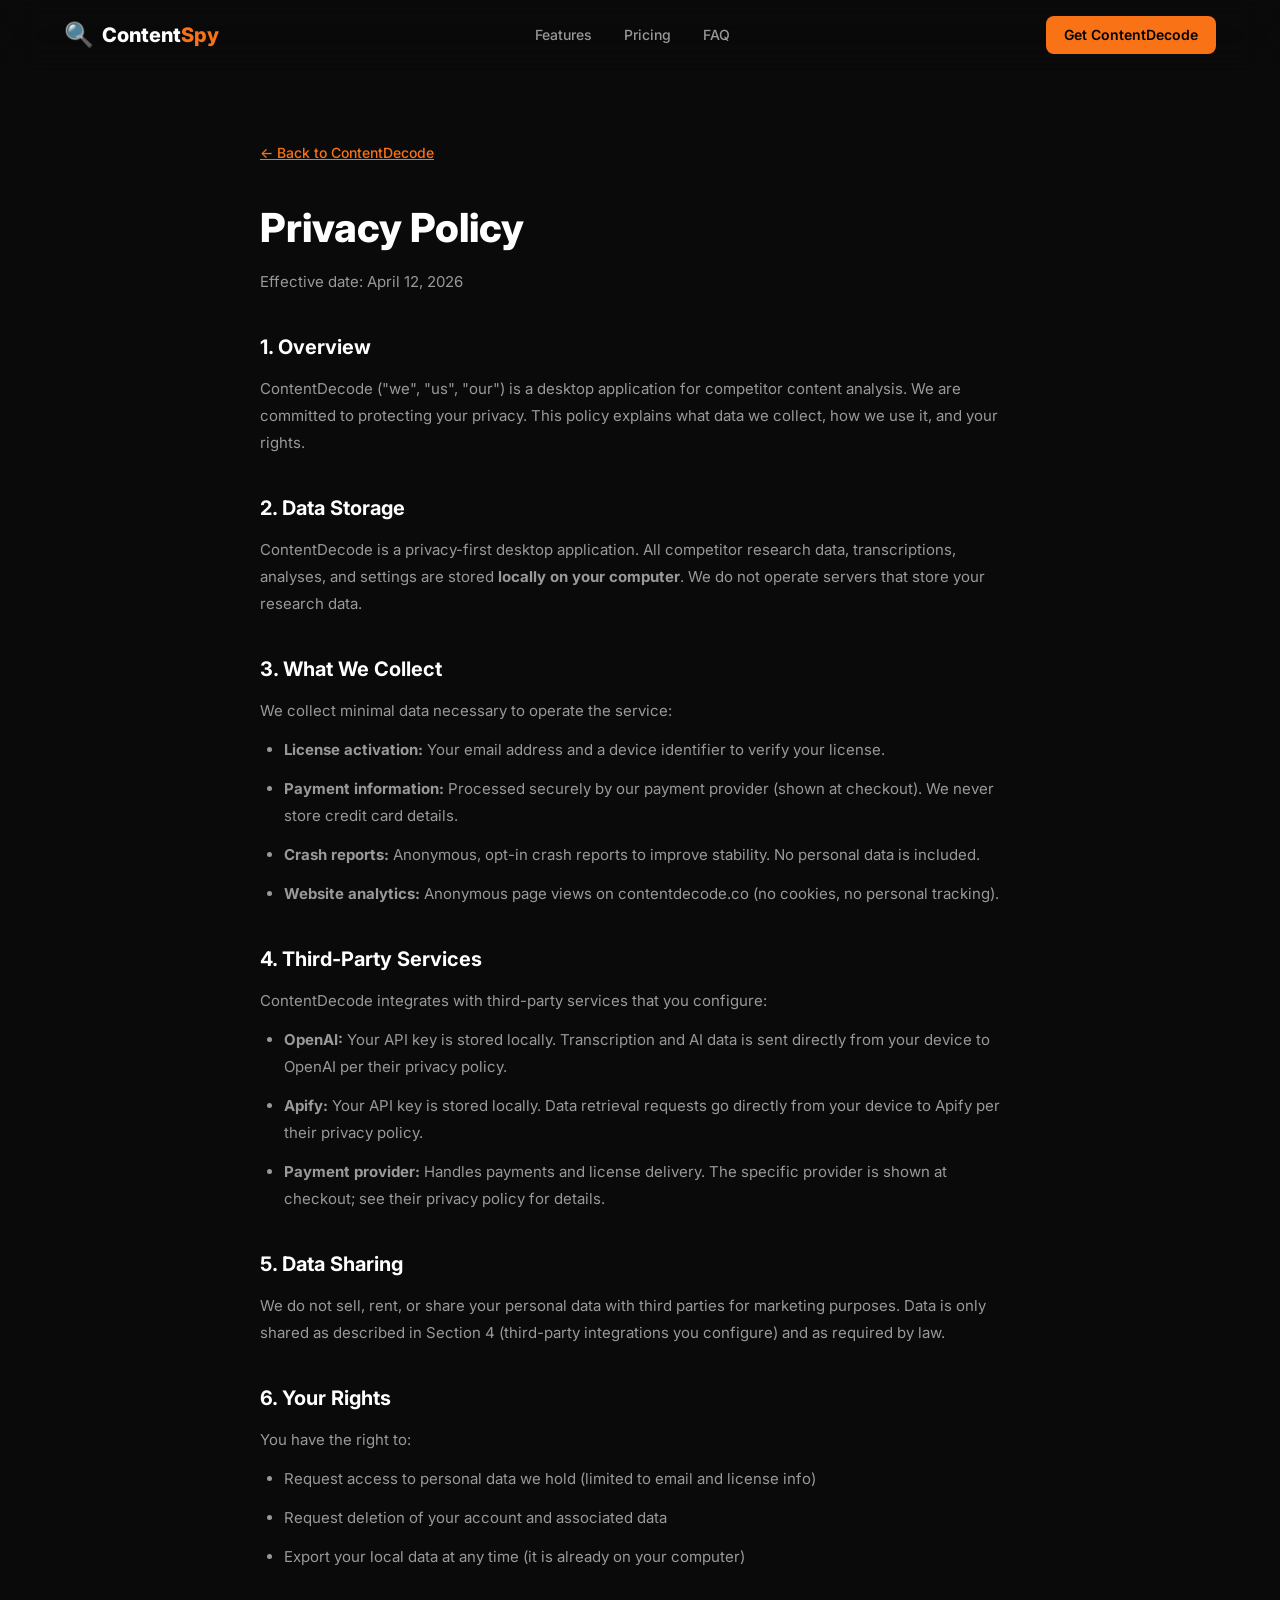
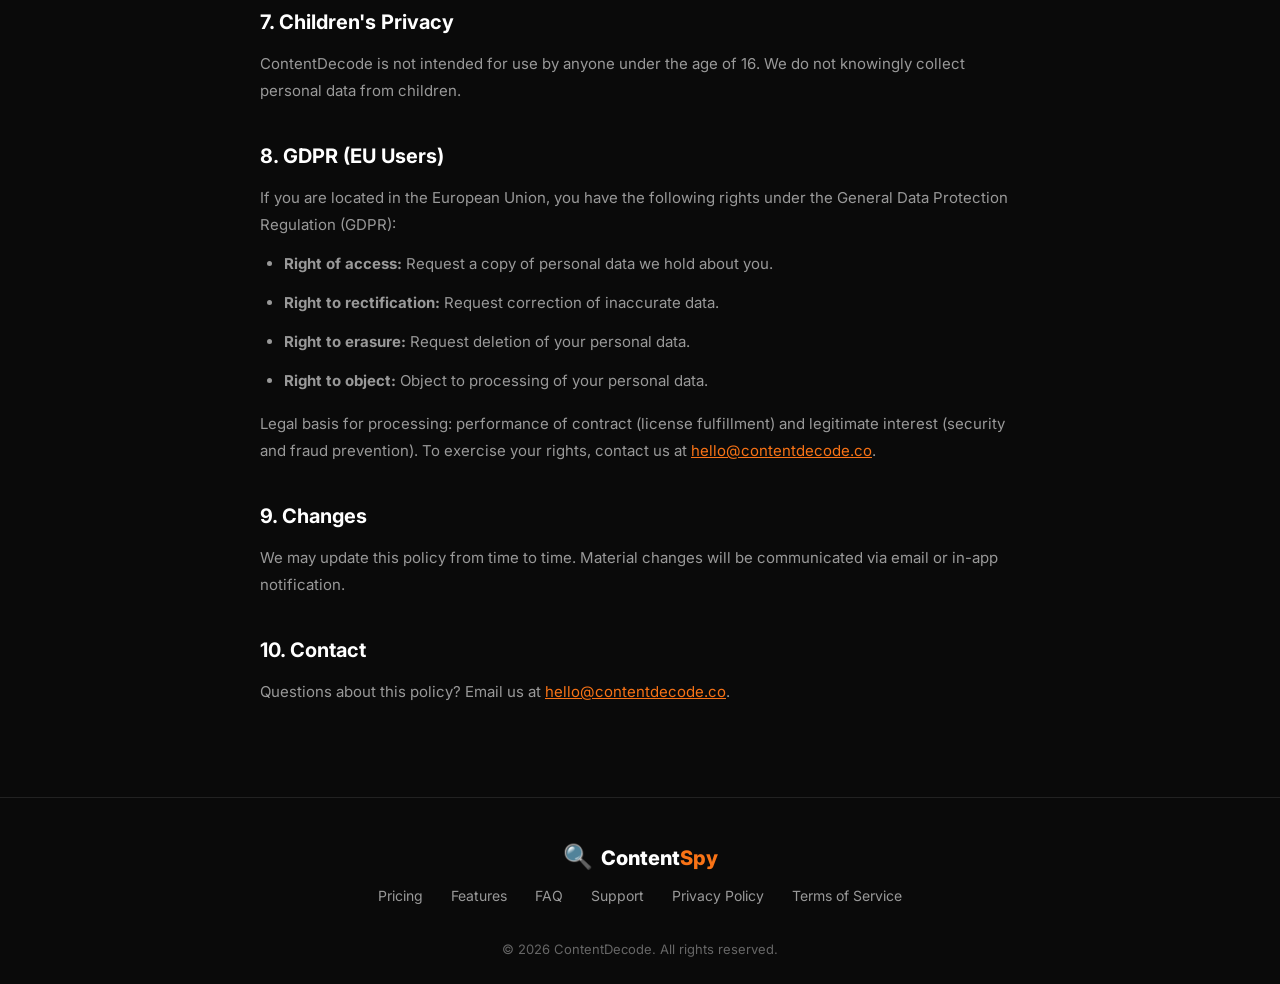
<file: privacy.html>
<!DOCTYPE html>
<html lang="en">
<head>
    <meta charset="UTF-8">
    <meta name="viewport" content="width=device-width, initial-scale=1.0">
    <title>Privacy Policy — ContentDecode</title>
    <meta name="description" content="ContentDecode Privacy Policy. Learn how we handle your data — spoiler: it stays on your computer.">
    <link rel="icon" type="image/svg+xml" href="img/favicon.svg">
    <link rel="canonical" href="https://contentdecode.co/privacy.html">
    <link rel="preconnect" href="https://fonts.googleapis.com">
    <link rel="preconnect" href="https://fonts.gstatic.com" crossorigin>
    <link href="https://fonts.googleapis.com/css2?family=Inter:wght@400;500;600;700;800;900&display=swap" rel="stylesheet">
    <link rel="stylesheet" href="style.css">
    <style>
        .legal-page { padding: 140px 0 80px; max-width: 760px; margin: 0 auto; }
        .legal-page h1 { font-size: clamp(28px, 4vw, 40px); font-weight: 800; margin-bottom: 8px; }
        .legal-date { font-size: 14px; color: var(--text-muted); margin-bottom: 40px; }
        .legal-page h2 { font-size: 20px; font-weight: 700; margin: 36px 0 12px; color: var(--text); }
        .legal-page p, .legal-page li { font-size: 15px; color: var(--text-secondary); line-height: 1.8; margin-bottom: 12px; }
        .legal-page ul { padding-left: 24px; margin-bottom: 16px; }
        .legal-page a { color: var(--accent); text-decoration: underline; }
        .legal-back { display: inline-flex; align-items: center; gap: 6px; margin-bottom: 32px; color: var(--text-secondary); text-decoration: none; font-size: 14px; font-weight: 500; transition: color 0.2s; }
        .legal-back:hover { color: var(--accent); }
    </style>
</head>
<body>

<!-- NAV -->
<nav class="nav" id="nav">
    <div class="container nav-inner">
        <a href="/" class="nav-logo">
            <span class="logo-icon">&#128269;</span>
            <span class="logo-text">Content<span class="accent">Spy</span></span>
        </a>
        <div class="nav-links">
            <a href="/#features">Features</a>
            <a href="/#pricing">Pricing</a>
            <a href="/#faq">FAQ</a>
        </div>
        <a href="/#pricing" class="btn btn-sm btn-primary nav-cta-desktop">Get ContentDecode</a>
    </div>
</nav>

<div class="container">
    <div class="legal-page">
        <a href="/" class="legal-back">&larr; Back to ContentDecode</a>
        <h1>Privacy Policy</h1>
        <p class="legal-date">Effective date: April 12, 2026</p>

        <h2>1. Overview</h2>
        <p>ContentDecode ("we", "us", "our") is a desktop application for competitor content analysis. We are committed to protecting your privacy. This policy explains what data we collect, how we use it, and your rights.</p>

        <h2>2. Data Storage</h2>
        <p>ContentDecode is a privacy-first desktop application. All competitor research data, transcriptions, analyses, and settings are stored <strong>locally on your computer</strong>. We do not operate servers that store your research data.</p>

        <h2>3. What We Collect</h2>
        <p>We collect minimal data necessary to operate the service:</p>
        <ul>
            <li><strong>License activation:</strong> Your email address and a device identifier to verify your license.</li>
            <li><strong>Payment information:</strong> Processed securely by our payment provider (shown at checkout). We never store credit card details.</li>
            <li><strong>Crash reports:</strong> Anonymous, opt-in crash reports to improve stability. No personal data is included.</li>
            <li><strong>Website analytics:</strong> Anonymous page views on contentdecode.co (no cookies, no personal tracking).</li>
        </ul>

        <h2>4. Third-Party Services</h2>
        <p>ContentDecode integrates with third-party services that you configure:</p>
        <ul>
            <li><strong>OpenAI:</strong> Your API key is stored locally. Transcription and AI data is sent directly from your device to OpenAI per their privacy policy.</li>
            <li><strong>Apify:</strong> Your API key is stored locally. Data retrieval requests go directly from your device to Apify per their privacy policy.</li>
            <li><strong>Payment provider:</strong> Handles payments and license delivery. The specific provider is shown at checkout; see their privacy policy for details.</li>
        </ul>

        <h2>5. Data Sharing</h2>
        <p>We do not sell, rent, or share your personal data with third parties for marketing purposes. Data is only shared as described in Section 4 (third-party integrations you configure) and as required by law.</p>

        <h2>6. Your Rights</h2>
        <p>You have the right to:</p>
        <ul>
            <li>Request access to personal data we hold (limited to email and license info)</li>
            <li>Request deletion of your account and associated data</li>
            <li>Export your local data at any time (it is already on your computer)</li>
        </ul>

        <h2>7. Children's Privacy</h2>
        <p>ContentDecode is not intended for use by anyone under the age of 16. We do not knowingly collect personal data from children.</p>

        <h2>8. GDPR (EU Users)</h2>
        <p>If you are located in the European Union, you have the following rights under the General Data Protection Regulation (GDPR):</p>
        <ul>
            <li><strong>Right of access:</strong> Request a copy of personal data we hold about you.</li>
            <li><strong>Right to rectification:</strong> Request correction of inaccurate data.</li>
            <li><strong>Right to erasure:</strong> Request deletion of your personal data.</li>
            <li><strong>Right to object:</strong> Object to processing of your personal data.</li>
        </ul>
        <p>Legal basis for processing: performance of contract (license fulfillment) and legitimate interest (security and fraud prevention). To exercise your rights, contact us at <a href="mailto:hello@contentdecode.co">hello@contentdecode.co</a>.</p>

        <h2>9. Changes</h2>
        <p>We may update this policy from time to time. Material changes will be communicated via email or in-app notification.</p>

        <h2>10. Contact</h2>
        <p>Questions about this policy? Email us at <a href="mailto:hello@contentdecode.co">hello@contentdecode.co</a>.</p>
    </div>
</div>

<footer class="footer">
    <div class="container footer-inner">
        <div class="footer-brand">
            <span class="logo-icon">&#128269;</span>
            <span class="logo-text">Content<span class="accent">Spy</span></span>
        </div>
        <div class="footer-links">
            <a href="/#pricing">Pricing</a>
            <a href="/#features">Features</a>
            <a href="/#faq">FAQ</a>
            <a href="mailto:hello@contentdecode.co">Support</a>
            <a href="privacy.html">Privacy Policy</a>
            <a href="terms.html">Terms of Service</a>
        </div>
        <div class="footer-bottom">
            <p>&copy; 2026 ContentDecode. All rights reserved.</p>
        </div>
    </div>
</footer>

</body>
</html>
</file>
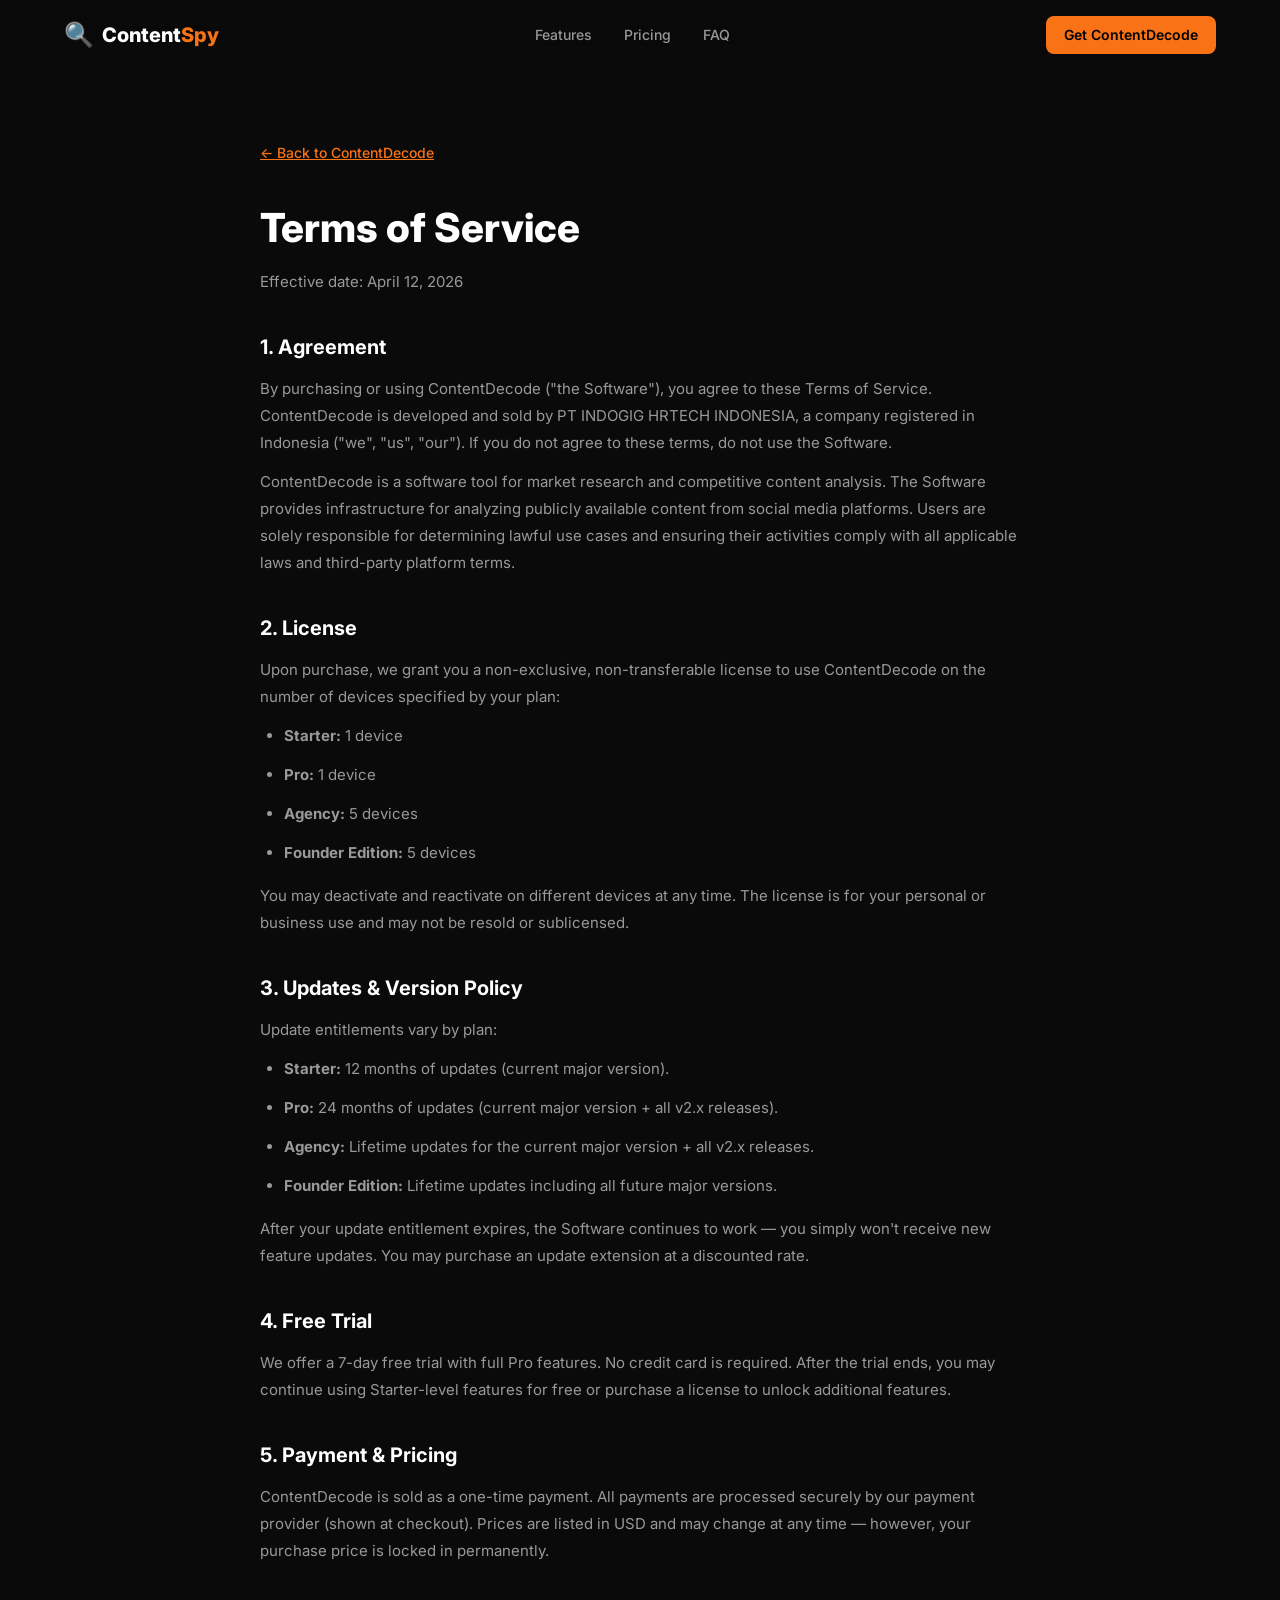
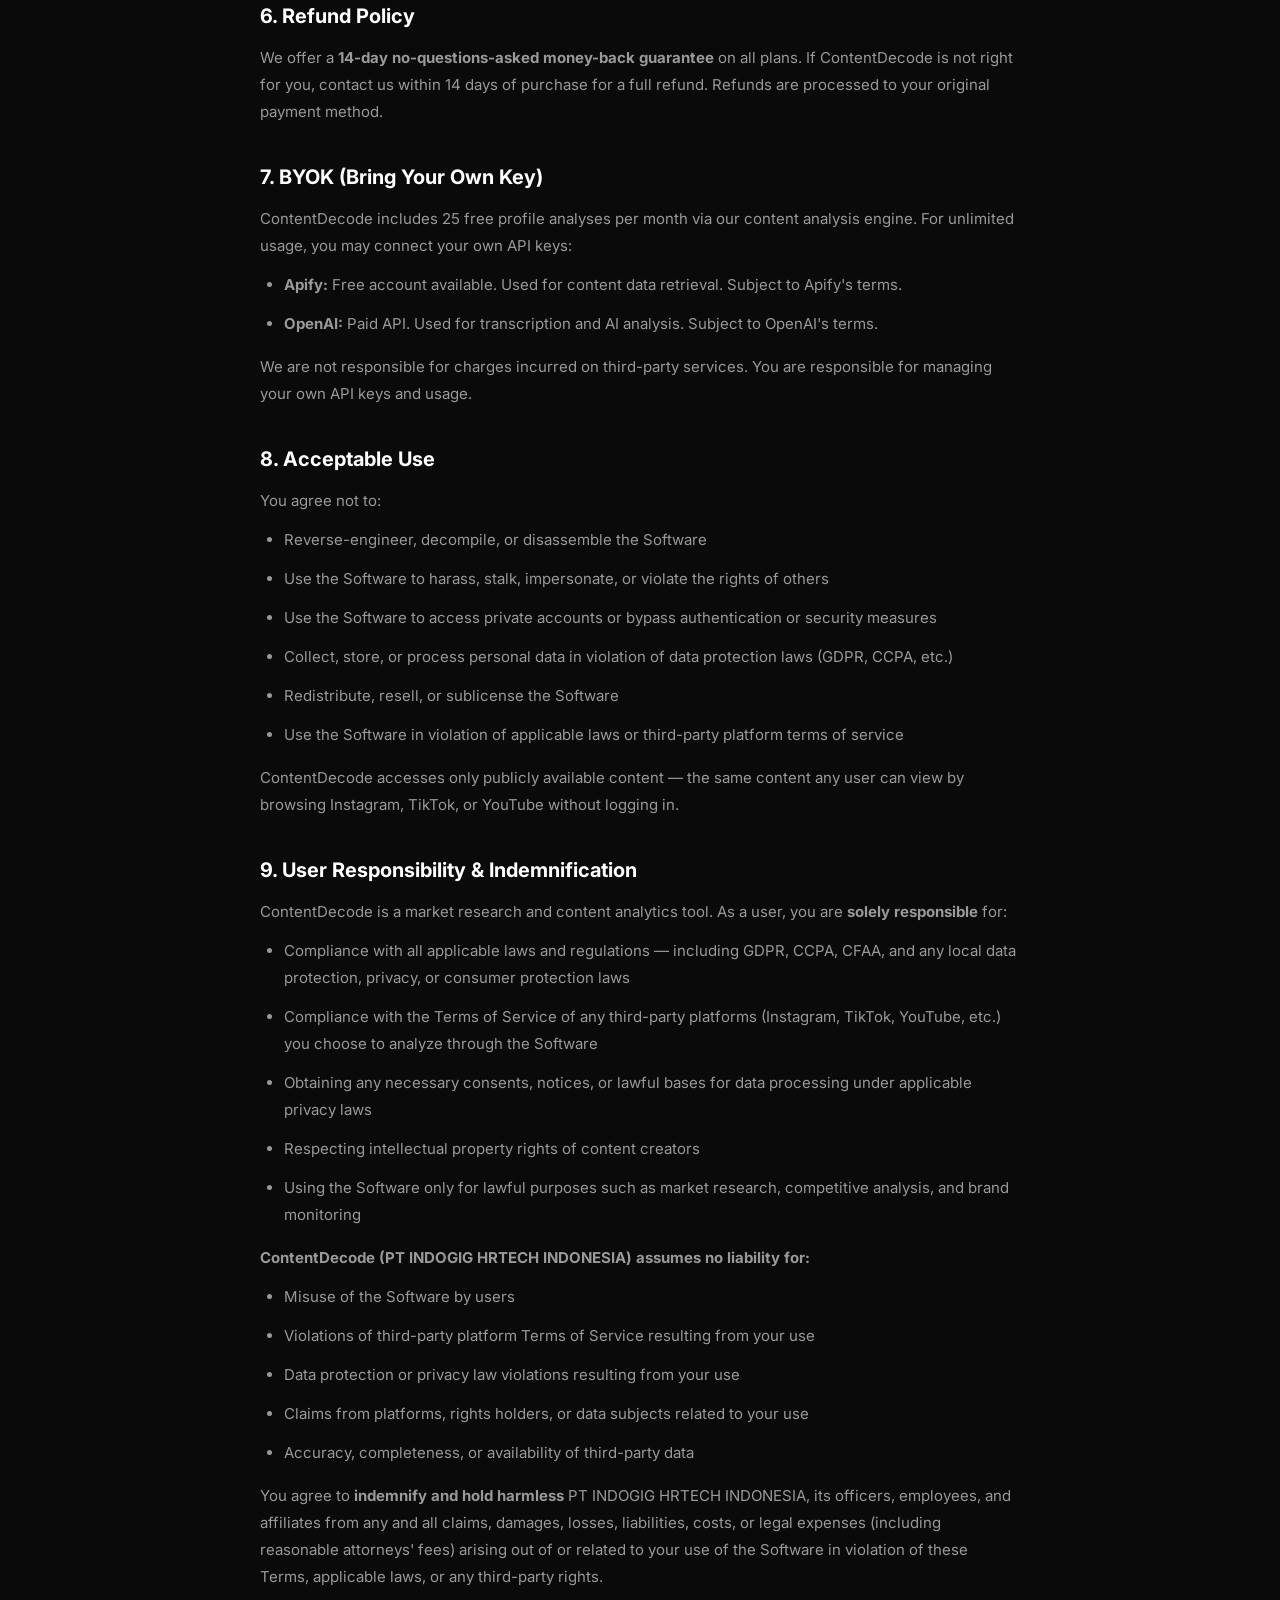
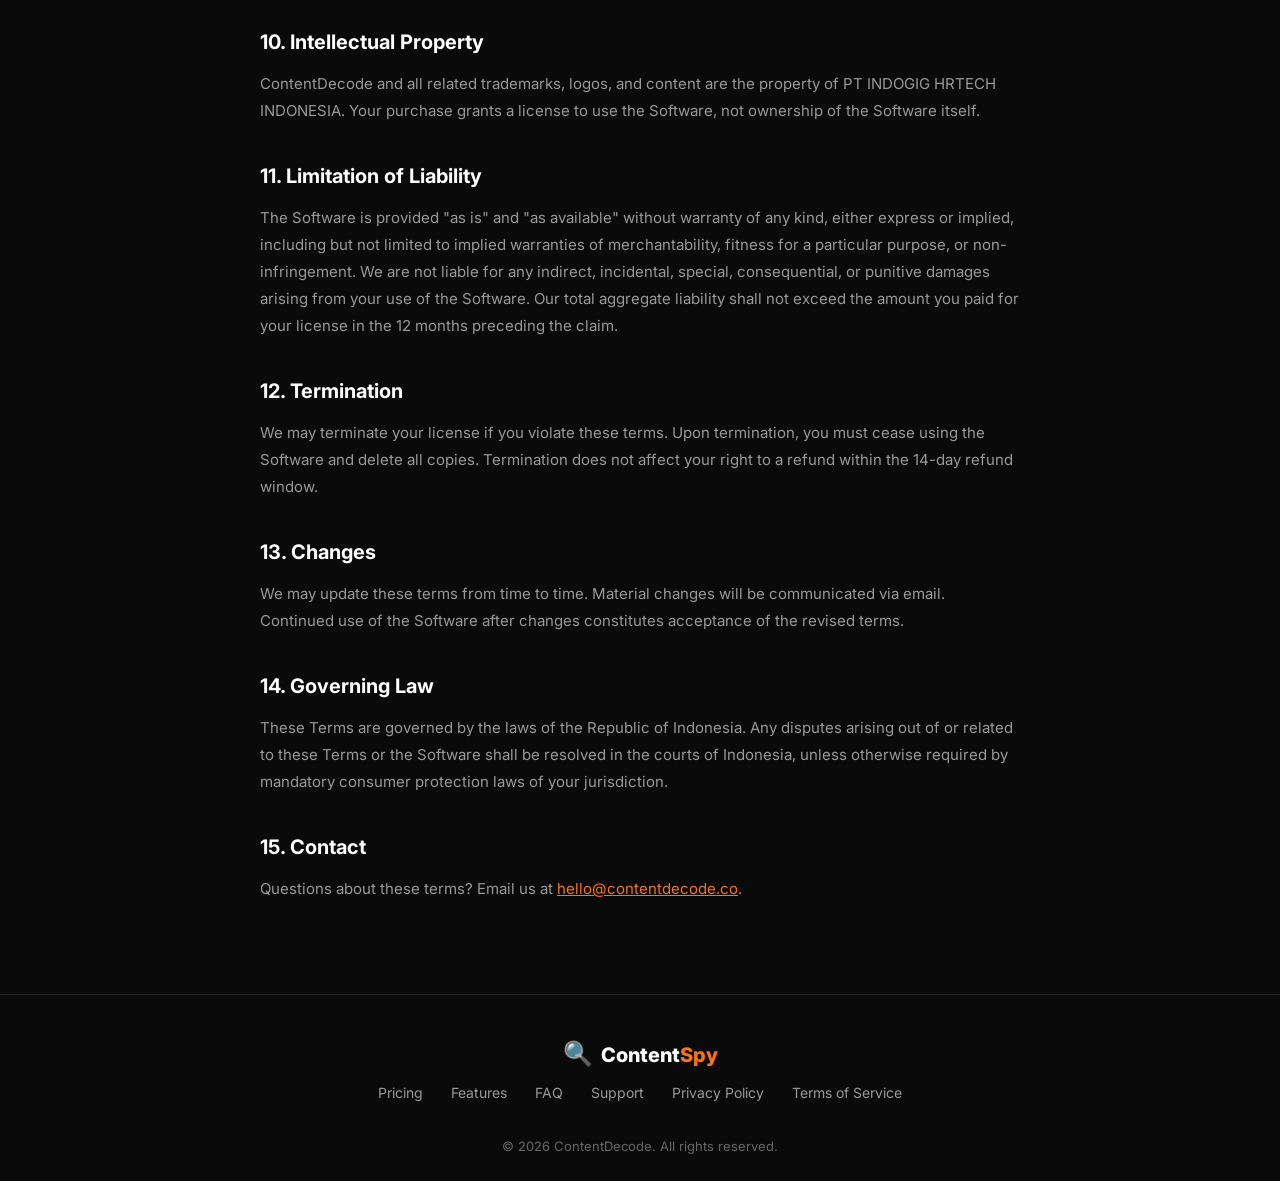
<file: terms.html>
<!DOCTYPE html>
<html lang="en">
<head>
    <meta charset="UTF-8">
    <meta name="viewport" content="width=device-width, initial-scale=1.0">
    <title>Terms of Service — ContentDecode</title>
    <meta name="description" content="ContentDecode Terms of Service. One-time payment, clear licensing, honest guarantees.">
    <link rel="icon" type="image/svg+xml" href="img/favicon.svg">
    <link rel="canonical" href="https://contentdecode.co/terms.html">
    <link rel="preconnect" href="https://fonts.googleapis.com">
    <link rel="preconnect" href="https://fonts.gstatic.com" crossorigin>
    <link href="https://fonts.googleapis.com/css2?family=Inter:wght@400;500;600;700;800;900&display=swap" rel="stylesheet">
    <link rel="stylesheet" href="style.css">
    <style>
        .legal-page { padding: 140px 0 80px; max-width: 760px; margin: 0 auto; }
        .legal-page h1 { font-size: clamp(28px, 4vw, 40px); font-weight: 800; margin-bottom: 8px; }
        .legal-date { font-size: 14px; color: var(--text-muted); margin-bottom: 40px; }
        .legal-page h2 { font-size: 20px; font-weight: 700; margin: 36px 0 12px; color: var(--text); }
        .legal-page h3 { font-size: 16px; font-weight: 600; margin: 20px 0 8px; color: var(--text); }
        .legal-page p, .legal-page li { font-size: 15px; color: var(--text-secondary); line-height: 1.8; margin-bottom: 12px; }
        .legal-page ul { padding-left: 24px; margin-bottom: 16px; }
        .legal-page a { color: var(--accent); text-decoration: underline; }
        .legal-back { display: inline-flex; align-items: center; gap: 6px; margin-bottom: 32px; color: var(--text-secondary); text-decoration: none; font-size: 14px; font-weight: 500; transition: color 0.2s; }
        .legal-back:hover { color: var(--accent); }
    </style>
</head>
<body>

<!-- NAV -->
<nav class="nav" id="nav">
    <div class="container nav-inner">
        <a href="/" class="nav-logo">
            <span class="logo-icon">&#128269;</span>
            <span class="logo-text">Content<span class="accent">Spy</span></span>
        </a>
        <div class="nav-links">
            <a href="/#features">Features</a>
            <a href="/#pricing">Pricing</a>
            <a href="/#faq">FAQ</a>
        </div>
        <a href="/#pricing" class="btn btn-sm btn-primary nav-cta-desktop">Get ContentDecode</a>
    </div>
</nav>

<div class="container">
    <div class="legal-page">
        <a href="/" class="legal-back">&larr; Back to ContentDecode</a>
        <h1>Terms of Service</h1>
        <p class="legal-date">Effective date: April 12, 2026</p>

        <h2>1. Agreement</h2>
        <p>By purchasing or using ContentDecode ("the Software"), you agree to these Terms of Service. ContentDecode is developed and sold by PT INDOGIG HRTECH INDONESIA, a company registered in Indonesia ("we", "us", "our"). If you do not agree to these terms, do not use the Software.</p>
        <p>ContentDecode is a software tool for market research and competitive content analysis. The Software provides infrastructure for analyzing publicly available content from social media platforms. Users are solely responsible for determining lawful use cases and ensuring their activities comply with all applicable laws and third-party platform terms.</p>

        <h2>2. License</h2>
        <p>Upon purchase, we grant you a non-exclusive, non-transferable license to use ContentDecode on the number of devices specified by your plan:</p>
        <ul>
            <li><strong>Starter:</strong> 1 device</li>
            <li><strong>Pro:</strong> 1 device</li>
            <li><strong>Agency:</strong> 5 devices</li>
            <li><strong>Founder Edition:</strong> 5 devices</li>
        </ul>
        <p>You may deactivate and reactivate on different devices at any time. The license is for your personal or business use and may not be resold or sublicensed.</p>

        <h2>3. Updates &amp; Version Policy</h2>
        <p>Update entitlements vary by plan:</p>
        <ul>
            <li><strong>Starter:</strong> 12 months of updates (current major version).</li>
            <li><strong>Pro:</strong> 24 months of updates (current major version + all v2.x releases).</li>
            <li><strong>Agency:</strong> Lifetime updates for the current major version + all v2.x releases.</li>
            <li><strong>Founder Edition:</strong> Lifetime updates including all future major versions.</li>
        </ul>
        <p>After your update entitlement expires, the Software continues to work — you simply won't receive new feature updates. You may purchase an update extension at a discounted rate.</p>

        <h2>4. Free Trial</h2>
        <p>We offer a 7-day free trial with full Pro features. No credit card is required. After the trial ends, you may continue using Starter-level features for free or purchase a license to unlock additional features.</p>

        <h2>5. Payment &amp; Pricing</h2>
        <p>ContentDecode is sold as a one-time payment. All payments are processed securely by our payment provider (shown at checkout). Prices are listed in USD and may change at any time — however, your purchase price is locked in permanently.</p>

        <h2>6. Refund Policy</h2>
        <p>We offer a <strong>14-day no-questions-asked money-back guarantee</strong> on all plans. If ContentDecode is not right for you, contact us within 14 days of purchase for a full refund. Refunds are processed to your original payment method.</p>

        <h2>7. BYOK (Bring Your Own Key)</h2>
        <p>ContentDecode includes 25 free profile analyses per month via our content analysis engine. For unlimited usage, you may connect your own API keys:</p>
        <ul>
            <li><strong>Apify:</strong> Free account available. Used for content data retrieval. Subject to Apify's terms.</li>
            <li><strong>OpenAI:</strong> Paid API. Used for transcription and AI analysis. Subject to OpenAI's terms.</li>
        </ul>
        <p>We are not responsible for charges incurred on third-party services. You are responsible for managing your own API keys and usage.</p>

        <h2>8. Acceptable Use</h2>
        <p>You agree not to:</p>
        <ul>
            <li>Reverse-engineer, decompile, or disassemble the Software</li>
            <li>Use the Software to harass, stalk, impersonate, or violate the rights of others</li>
            <li>Use the Software to access private accounts or bypass authentication or security measures</li>
            <li>Collect, store, or process personal data in violation of data protection laws (GDPR, CCPA, etc.)</li>
            <li>Redistribute, resell, or sublicense the Software</li>
            <li>Use the Software in violation of applicable laws or third-party platform terms of service</li>
        </ul>
        <p>ContentDecode accesses only publicly available content — the same content any user can view by browsing Instagram, TikTok, or YouTube without logging in.</p>

        <h2>9. User Responsibility &amp; Indemnification</h2>
        <p>ContentDecode is a market research and content analytics tool. As a user, you are <strong>solely responsible</strong> for:</p>
        <ul>
            <li>Compliance with all applicable laws and regulations — including GDPR, CCPA, CFAA, and any local data protection, privacy, or consumer protection laws</li>
            <li>Compliance with the Terms of Service of any third-party platforms (Instagram, TikTok, YouTube, etc.) you choose to analyze through the Software</li>
            <li>Obtaining any necessary consents, notices, or lawful bases for data processing under applicable privacy laws</li>
            <li>Respecting intellectual property rights of content creators</li>
            <li>Using the Software only for lawful purposes such as market research, competitive analysis, and brand monitoring</li>
        </ul>
        <p><strong>ContentDecode (PT INDOGIG HRTECH INDONESIA) assumes no liability for:</strong></p>
        <ul>
            <li>Misuse of the Software by users</li>
            <li>Violations of third-party platform Terms of Service resulting from your use</li>
            <li>Data protection or privacy law violations resulting from your use</li>
            <li>Claims from platforms, rights holders, or data subjects related to your use</li>
            <li>Accuracy, completeness, or availability of third-party data</li>
        </ul>
        <p>You agree to <strong>indemnify and hold harmless</strong> PT INDOGIG HRTECH INDONESIA, its officers, employees, and affiliates from any and all claims, damages, losses, liabilities, costs, or legal expenses (including reasonable attorneys' fees) arising out of or related to your use of the Software in violation of these Terms, applicable laws, or any third-party rights.</p>

        <h2>10. Intellectual Property</h2>
        <p>ContentDecode and all related trademarks, logos, and content are the property of PT INDOGIG HRTECH INDONESIA. Your purchase grants a license to use the Software, not ownership of the Software itself.</p>

        <h2>11. Limitation of Liability</h2>
        <p>The Software is provided "as is" and "as available" without warranty of any kind, either express or implied, including but not limited to implied warranties of merchantability, fitness for a particular purpose, or non-infringement. We are not liable for any indirect, incidental, special, consequential, or punitive damages arising from your use of the Software. Our total aggregate liability shall not exceed the amount you paid for your license in the 12 months preceding the claim.</p>

        <h2>12. Termination</h2>
        <p>We may terminate your license if you violate these terms. Upon termination, you must cease using the Software and delete all copies. Termination does not affect your right to a refund within the 14-day refund window.</p>

        <h2>13. Changes</h2>
        <p>We may update these terms from time to time. Material changes will be communicated via email. Continued use of the Software after changes constitutes acceptance of the revised terms.</p>

        <h2>14. Governing Law</h2>
        <p>These Terms are governed by the laws of the Republic of Indonesia. Any disputes arising out of or related to these Terms or the Software shall be resolved in the courts of Indonesia, unless otherwise required by mandatory consumer protection laws of your jurisdiction.</p>

        <h2>15. Contact</h2>
        <p>Questions about these terms? Email us at <a href="mailto:hello@contentdecode.co">hello@contentdecode.co</a>.</p>
    </div>
</div>

<footer class="footer">
    <div class="container footer-inner">
        <div class="footer-brand">
            <span class="logo-icon">&#128269;</span>
            <span class="logo-text">Content<span class="accent">Spy</span></span>
        </div>
        <div class="footer-links">
            <a href="/#pricing">Pricing</a>
            <a href="/#features">Features</a>
            <a href="/#faq">FAQ</a>
            <a href="mailto:hello@contentdecode.co">Support</a>
            <a href="privacy.html">Privacy Policy</a>
            <a href="terms.html">Terms of Service</a>
        </div>
        <div class="footer-bottom">
            <p>&copy; 2026 ContentDecode. All rights reserved.</p>
        </div>
    </div>
</footer>

</body>
</html>
</file>
<file: style.css>
/* ============================================
   ContentSpy Landing — Style
   Dark theme, orange accent (#f97316)
   ============================================ */

:root {
    --bg: #0a0a0a;
    --bg-card: #111111;
    --bg-card-hover: #1a1a1a;
    --bg-elevated: #161616;
    --border: #222222;
    --border-light: #2a2a2a;
    --text: #ffffff;
    --text-secondary: #999999;
    --text-muted: #666666;
    --accent: #f97316;
    --accent-hover: #fb923c;
    --accent-glow: rgba(249, 115, 22, 0.3);
    --accent-subtle: rgba(249, 115, 22, 0.08);
    --green: #22c55e;
    --red: #ef4444;
    --radius: 12px;
    --radius-sm: 8px;
    --radius-lg: 20px;
    --font: 'Inter', -apple-system, BlinkMacSystemFont, sans-serif;
}

*, *::before, *::after {
    margin: 0;
    padding: 0;
    box-sizing: border-box;
}

html {
    scroll-behavior: smooth;
    scroll-padding-top: 80px;
}

body {
    font-family: var(--font);
    background: var(--bg);
    color: var(--text);
    line-height: 1.6;
    -webkit-font-smoothing: antialiased;
    overflow-x: hidden;
}

.container {
    max-width: 1200px;
    margin: 0 auto;
    padding: 0 24px;
}

/* ---- GRADIENT TEXT ---- */
.gradient-text {
    background: linear-gradient(135deg, #f97316, #fb923c, #fbbf24);
    -webkit-background-clip: text;
    -webkit-text-fill-color: transparent;
    background-clip: text;
}

.accent { color: var(--accent); }

/* ---- BUTTONS ---- */
.btn {
    display: inline-flex;
    align-items: center;
    gap: 8px;
    padding: 12px 24px;
    border-radius: var(--radius-sm);
    font-family: var(--font);
    font-weight: 600;
    font-size: 15px;
    text-decoration: none;
    cursor: pointer;
    transition: all 0.25s ease;
    border: none;
    white-space: nowrap;
}
.btn-sm { padding: 8px 18px; font-size: 14px; }
.btn-lg { padding: 16px 32px; font-size: 17px; border-radius: var(--radius); }
.btn-block { width: 100%; justify-content: center; }
.btn-primary {
    background: var(--accent);
    color: #000;
}
.btn-primary:hover {
    background: var(--accent-hover);
    transform: translateY(-1px);
}
.btn-glow {
    box-shadow: 0 0 30px var(--accent-glow), 0 4px 15px rgba(0,0,0,0.3);
}
.btn-glow:hover {
    box-shadow: 0 0 50px var(--accent-glow), 0 6px 20px rgba(0,0,0,0.4);
}
.btn-outline {
    background: transparent;
    color: var(--text);
    border: 1.5px solid var(--border-light);
}
.btn-outline:hover {
    border-color: var(--accent);
    color: var(--accent);
    background: var(--accent-subtle);
}
.btn-ghost {
    background: transparent;
    color: var(--text-secondary);
    border: 1.5px solid var(--border);
}
.btn-ghost:hover {
    border-color: var(--text-muted);
    color: var(--text);
}

/* ---- NAV ---- */
.nav {
    position: fixed;
    top: 0;
    left: 0;
    right: 0;
    z-index: 100;
    padding: 16px 0;
    transition: all 0.3s ease;
    background: rgba(10, 10, 10, 0.6);
    backdrop-filter: blur(20px);
    -webkit-backdrop-filter: blur(20px);
    border-bottom: 1px solid transparent;
}
.nav.scrolled {
    border-bottom: 1px solid var(--border);
}
.nav-inner {
    display: flex;
    align-items: center;
    justify-content: space-between;
}
.nav-logo {
    display: flex;
    align-items: center;
    gap: 8px;
    text-decoration: none;
    color: var(--text);
    font-size: 20px;
    font-weight: 800;
}
.logo-icon { font-size: 24px; }
.nav-links {
    display: flex;
    gap: 32px;
}
.nav-links a {
    color: var(--text-secondary);
    text-decoration: none;
    font-size: 14px;
    font-weight: 500;
    transition: color 0.2s;
}
.nav-links a:hover { color: var(--text); }

/* ---- HAMBURGER MENU ---- */
.nav-hamburger {
    display: none;
    flex-direction: column;
    gap: 5px;
    background: none;
    border: none;
    cursor: pointer;
    padding: 6px;
    margin-left: 12px;
}
.nav-hamburger span {
    display: block;
    width: 22px;
    height: 2px;
    background: var(--text);
    border-radius: 2px;
    transition: all 0.3s ease;
}
.nav-hamburger.active span:nth-child(1) { transform: rotate(45deg) translate(5px, 5px); }
.nav-hamburger.active span:nth-child(2) { opacity: 0; }
.nav-hamburger.active span:nth-child(3) { transform: rotate(-45deg) translate(5px, -5px); }

/* ---- MOBILE NAV ---- */
.nav-mobile {
    display: none;
    position: fixed;
    top: 60px;
    left: 0;
    right: 0;
    background: rgba(10, 10, 10, 0.98);
    backdrop-filter: blur(20px);
    -webkit-backdrop-filter: blur(20px);
    border-bottom: 1px solid var(--border);
    padding: 20px 24px 28px;
    flex-direction: column;
    gap: 4px;
    z-index: 99;
}
.nav-mobile.active { display: flex; }
.nav-mobile-link {
    color: var(--text-secondary);
    text-decoration: none;
    font-size: 16px;
    font-weight: 500;
    padding: 14px 0;
    border-bottom: 1px solid var(--border);
    transition: color 0.2s;
}
.nav-mobile-link:hover { color: var(--text); }

/* ---- BADGES ---- */
.badge {
    display: inline-flex;
    align-items: center;
    gap: 6px;
    padding: 6px 14px;
    border-radius: 100px;
    font-size: 13px;
    font-weight: 500;
}
.badge-platform {
    background: var(--bg-elevated);
    border: 1px solid var(--border);
    color: var(--text-secondary);
}

/* ---- SECTION COMMON ---- */
.section-header {
    text-align: center;
    margin-bottom: 60px;
}
.section-tag {
    display: inline-block;
    padding: 6px 16px;
    border-radius: 100px;
    font-size: 13px;
    font-weight: 600;
    text-transform: uppercase;
    letter-spacing: 0.05em;
    color: var(--accent);
    background: var(--accent-subtle);
    border: 1px solid rgba(249, 115, 22, 0.15);
    margin-bottom: 20px;
}
.section-header h2 {
    font-size: clamp(32px, 5vw, 48px);
    font-weight: 800;
    line-height: 1.15;
}
.section-sub {
    color: var(--text-secondary);
    font-size: 16px;
    margin-top: 12px;
}

/* ============================================
   STATS BAR
   ============================================ */
.stats-bar {
    padding: 48px 0;
    border-top: 1px solid var(--border);
    border-bottom: 1px solid var(--border);
}
.stats-grid {
    display: grid;
    grid-template-columns: repeat(4, 1fr);
    gap: 0;
}
.stat-item {
    text-align: center;
    padding: 16px 24px;
    border-right: 1px solid var(--border);
}
.stat-item:last-child { border-right: none; }
.stat-num {
    font-size: clamp(28px, 4vw, 40px);
    font-weight: 900;
    background: linear-gradient(135deg, #f97316, #fb923c, #fbbf24);
    -webkit-background-clip: text;
    -webkit-text-fill-color: transparent;
    background-clip: text;
    line-height: 1.1;
    margin-bottom: 6px;
}
.stat-label {
    font-size: 13px;
    color: var(--text-muted);
    font-weight: 500;
}

/* ============================================
   HERO
   ============================================ */
.hero {
    padding: 140px 0 80px;
    text-align: center;
    position: relative;
    overflow: hidden;
}
.hero::before {
    content: '';
    position: absolute;
    top: -200px;
    left: 50%;
    transform: translateX(-50%);
    width: 800px;
    height: 800px;
    background: radial-gradient(circle, var(--accent-glow) 0%, transparent 60%);
    opacity: 0.3;
    pointer-events: none;
}
.hero-badges {
    display: flex;
    justify-content: center;
    gap: 12px;
    margin-bottom: 32px;
    flex-wrap: wrap;
}
.hero-title {
    font-size: clamp(36px, 6vw, 64px);
    font-weight: 900;
    line-height: 1.1;
    margin-bottom: 24px;
    letter-spacing: -0.02em;
}
.hero-subtitle {
    font-size: clamp(16px, 2vw, 20px);
    color: var(--text-secondary);
    max-width: 680px;
    margin: 0 auto 36px;
    line-height: 1.6;
}
.hero-cta {
    display: flex;
    flex-direction: column;
    align-items: center;
    gap: 12px;
    margin-bottom: 64px;
}
.hero-micro {
    font-size: 13px;
    color: var(--text-muted);
}

/* Hero Screenshot */
.hero-visual {
    perspective: 1200px;
    position: relative;
    max-width: 1000px;
    margin: 0 auto;
}
.hero-screenshot-wrap {
    position: relative;
    border-radius: var(--radius-lg);
    overflow: hidden;
    border: 1px solid var(--border);
    background: var(--bg-card);
    box-shadow: 0 40px 100px rgba(0, 0, 0, 0.5), 0 0 60px var(--accent-glow);
    transform: rotateX(2deg);
    transition: transform 0.6s ease, box-shadow 0.6s ease;
}
.hero-screenshot-wrap:hover {
    transform: rotateX(0deg);
    box-shadow: 0 50px 120px rgba(0, 0, 0, 0.6), 0 0 80px var(--accent-glow);
}
.hero-screenshot {
    width: 100%;
    height: auto;
    display: block;
}
/* Floating secondary screenshots */
.hero-floaters {
    position: absolute;
    inset: 0;
    pointer-events: none;
}
.floater {
    position: absolute;
    border-radius: var(--radius);
    border: 1px solid var(--border-light);
    box-shadow: 0 20px 60px rgba(0, 0, 0, 0.5), 0 0 30px var(--accent-glow);
    width: 240px;
    height: auto;
    transition: transform 0.4s ease;
    animation: floaterBob 6s ease-in-out infinite;
}
.floater-1 {
    top: 10%;
    right: -80px;
    animation-delay: 0s;
}
.floater-2 {
    bottom: 10%;
    left: -80px;
    animation-delay: -3s;
}
@keyframes floaterBob {
    0%, 100% { transform: translateY(0); }
    50% { transform: translateY(-12px); }
}

/* ============================================
   PAIN POINTS
   ============================================ */
.pain {
    padding: 80px 0;
}
.pain-grid {
    display: grid;
    grid-template-columns: repeat(3, 1fr);
    gap: 24px;
}
.pain-card {
    background: var(--bg-card);
    border: 1px solid var(--border);
    border-radius: var(--radius);
    padding: 32px 24px;
    text-align: center;
    transition: all 0.3s ease;
}
.pain-card:hover {
    border-color: var(--border-light);
    background: var(--bg-card-hover);
    transform: translateY(-4px);
}
.pain-icon { font-size: 36px; margin-bottom: 16px; }
.pain-problem {
    font-size: 15px;
    color: var(--text-secondary);
    margin-bottom: 16px;
    line-height: 1.5;
}
.pain-arrow {
    font-size: 20px;
    color: var(--accent);
    margin-bottom: 16px;
}
.pain-solution {
    font-size: 15px;
    font-weight: 600;
    color: var(--text);
    line-height: 1.5;
}

/* ============================================
   DEMO
   ============================================ */
.demo {
    padding: 80px 0;
}
.demo-steps {
    display: flex;
    align-items: center;
    justify-content: center;
    gap: 0;
    margin-bottom: 48px;
    flex-wrap: wrap;
}
.demo-step {
    display: flex;
    align-items: center;
    gap: 12px;
    padding: 12px 20px;
}
.step-num {
    width: 32px;
    height: 32px;
    border-radius: 50%;
    background: var(--accent);
    color: #000;
    display: flex;
    align-items: center;
    justify-content: center;
    font-weight: 800;
    font-size: 14px;
    flex-shrink: 0;
}
.step-text {
    font-size: 14px;
    font-weight: 500;
    color: var(--text-secondary);
}
.demo-connector {
    width: 40px;
    height: 2px;
    background: var(--border-light);
}
.demo-video-wrap {
    max-width: 900px;
    margin: 0 auto;
    position: relative;
    border-radius: var(--radius-lg);
    overflow: hidden;
    border: 1px solid var(--border);
    box-shadow: 0 0 60px rgba(249,115,22,0.15);
}
.demo-video {
    width: 100%;
    display: block;
    aspect-ratio: 16/9;
    object-fit: cover;
    background: var(--bg-card);
}
.demo-video-badge {
    position: absolute;
    top: 16px;
    right: 16px;
    background: var(--accent);
    color: #000;
    font-size: 11px;
    font-weight: 700;
    letter-spacing: 0.08em;
    text-transform: uppercase;
    padding: 4px 10px;
    border-radius: 20px;
}

/* ============================================
   FEATURES
   ============================================ */
.features {
    padding: 100px 0;
}
.feature-block {
    display: grid;
    grid-template-columns: 1fr 1fr;
    gap: 60px;
    align-items: center;
    margin-bottom: 100px;
}
.feature-block:last-child { margin-bottom: 0; }
.feature-block.reverse .feature-info { order: 2; }
.feature-block.reverse .feature-visual { order: 1; }
.feature-tag {
    display: inline-block;
    padding: 4px 12px;
    border-radius: 6px;
    font-size: 12px;
    font-weight: 700;
    text-transform: uppercase;
    letter-spacing: 0.05em;
    color: var(--accent);
    background: var(--accent-subtle);
    margin-bottom: 16px;
}
.feature-info h3 {
    font-size: 32px;
    font-weight: 800;
    margin-bottom: 24px;
    line-height: 1.2;
}
.feature-list {
    list-style: none;
    display: flex;
    flex-direction: column;
    gap: 14px;
}
.feature-list li {
    display: flex;
    align-items: center;
    gap: 12px;
    font-size: 15px;
    color: var(--text-secondary);
    line-height: 1.5;
}
.feature-list li svg { flex-shrink: 0; }

/* Feature Screenshots */
.feature-screenshot-wrap {
    border-radius: var(--radius-lg);
    overflow: hidden;
    border: 1px solid var(--border);
    background: var(--bg-card);
    box-shadow: 0 20px 60px rgba(0, 0, 0, 0.4), 0 0 30px rgba(249, 115, 22, 0.1);
    transition: all 0.5s ease;
    position: relative;
}
.feature-screenshot-wrap::after {
    content: '';
    position: absolute;
    inset: 0;
    border-radius: var(--radius-lg);
    box-shadow: inset 0 0 40px rgba(0, 0, 0, 0.3);
    pointer-events: none;
}
.feature-screenshot-wrap:hover {
    border-color: rgba(249, 115, 22, 0.3);
    box-shadow: 0 30px 80px rgba(0, 0, 0, 0.5), 0 0 50px rgba(249, 115, 22, 0.15);
    transform: translateY(-6px) scale(1.01);
}
.feature-screenshot {
    width: 100%;
    height: auto;
    display: block;
}

/* ============================================
   USP
   ============================================ */
.usp {
    padding: 80px 0;
}
.usp-grid {
    display: grid;
    grid-template-columns: repeat(4, 1fr);
    gap: 24px;
}
.usp-card {
    background: var(--bg-card);
    border: 1px solid var(--border);
    border-radius: var(--radius);
    padding: 32px 24px;
    text-align: center;
    transition: all 0.3s ease;
}
.usp-card:hover {
    border-color: var(--border-light);
    transform: translateY(-4px);
}
.usp-icon { font-size: 36px; margin-bottom: 16px; }
.usp-card h4 {
    font-size: 18px;
    font-weight: 700;
    margin-bottom: 10px;
}
.usp-card p {
    font-size: 14px;
    color: var(--text-secondary);
    line-height: 1.6;
}

/* ============================================
   SOCIAL PROOF
   ============================================ */
.proof {
    padding: 100px 0;
}
.proof-grid {
    display: grid;
    grid-template-columns: repeat(3, 1fr);
    gap: 24px;
}
.proof-card {
    background: var(--bg-card);
    border: 1px solid var(--border);
    border-radius: var(--radius);
    padding: 32px;
    transition: all 0.3s ease;
}
.proof-card:hover {
    border-color: var(--border-light);
    transform: translateY(-4px);
}
.proof-stars {
    color: #fbbf24;
    font-size: 18px;
    margin-bottom: 16px;
    letter-spacing: 2px;
}
.proof-text {
    font-size: 15px;
    color: var(--text-secondary);
    line-height: 1.7;
    margin-bottom: 24px;
    font-style: italic;
}
.proof-author {
    display: flex;
    align-items: center;
    gap: 12px;
}
.proof-avatar {
    width: 40px;
    height: 40px;
    border-radius: 50%;
    background: var(--accent-subtle);
    color: var(--accent);
    display: flex;
    align-items: center;
    justify-content: center;
    font-weight: 700;
    font-size: 16px;
}
.proof-name { font-size: 14px; font-weight: 600; }
.proof-role { font-size: 12px; color: var(--text-muted); }

/* ============================================
   PRICING
   ============================================ */
.pricing {
    padding: 60px 0;
}
.pricing-grid {
    display: grid;
    grid-template-columns: repeat(4, 1fr);
    gap: 24px;
    align-items: start;
    max-width: 1280px;
    margin: 0 auto;
}
@media (max-width: 1400px) {
    .pricing-grid {
        grid-template-columns: repeat(2, 1fr);
        max-width: 820px;
        margin: 0 auto;
    }
}
.price-card {
    background: var(--bg-card);
    border: 1px solid var(--border);
    border-radius: var(--radius-lg);
    padding: 36px 32px;
    position: relative;
    transition: all 0.3s ease;
    min-width: 0;
}
.price-card:hover {
    border-color: var(--border-light);
    transform: translateY(-4px);
}
.price-card.featured {
    border-color: var(--accent);
    background: linear-gradient(180deg, rgba(249, 115, 22, 0.05) 0%, var(--bg-card) 40%);
    box-shadow: 0 0 40px var(--accent-glow);
    transform: scale(1.04);
    z-index: 1;
}
.price-card.featured:hover {
    transform: scale(1.04) translateY(-4px);
}
.price-badge {
    position: absolute;
    top: -12px;
    left: 50%;
    transform: translateX(-50%);
    background: var(--accent);
    color: #000;
    font-size: 12px;
    font-weight: 700;
    padding: 5px 16px;
    border-radius: 100px;
    text-transform: uppercase;
    letter-spacing: 0.05em;
}
.price-tier {
    font-size: 20px;
    font-weight: 700;
    margin-bottom: 4px;
}
.price-tagline {
    font-size: 14px;
    color: var(--text-muted);
    margin-bottom: 20px;
}
.price-amount {
    display: flex;
    align-items: baseline;
    gap: 8px;
    margin-bottom: 4px;
}
.price-dollar {
    font-size: 24px;
    font-weight: 700;
    color: var(--text-muted);
}
.price-amount {
    font-size: 56px;
    font-weight: 900;
    line-height: 1;
}
.price-old {
    font-size: 18px;
    color: var(--text-muted);
    text-decoration: line-through;
    font-weight: 400;
}
.price-period {
    font-size: 13px;
    color: var(--text-muted);
    margin-bottom: 28px;
}
.price-features {
    list-style: none;
    display: flex;
    flex-direction: column;
    gap: 10px;
    margin-bottom: 24px;
}
.price-features li {
    font-size: 14px;
    display: flex;
    align-items: center;
    gap: 10px;
    color: var(--text-secondary);
}
.price-features li.included .check { color: var(--green); font-weight: 700; }
.price-features li.highlight { color: var(--text); font-weight: 500; }
.price-features li.locked { color: var(--text-muted); opacity: 0.5; }
.price-features li.locked .lock { font-size: 14px; }
.price-device {
    font-size: 13px;
    color: var(--text-muted);
    margin-bottom: 20px;
    padding-top: 16px;
    border-top: 1px solid var(--border);
}
.pricing-note {
    text-align: center;
    font-size: 14px;
    color: var(--text-muted);
    margin-top: 32px;
}

/* ============================================
   COMPARISON TABLE
   ============================================ */
.comparison {
    padding: 0 0 80px;
}
.comparison-details {
    background: var(--bg-card);
    border: 1px solid var(--border);
    border-radius: var(--radius);
    overflow: hidden;
}
.comparison-toggle {
    display: block;
    padding: 20px 28px;
    font-size: 15px;
    font-weight: 600;
    color: var(--text-secondary);
    cursor: pointer;
    transition: color 0.2s;
    list-style: none;
}
.comparison-toggle:hover { color: var(--accent); }
.comparison-toggle::-webkit-details-marker { display: none; }
.comparison-table-wrap {
    overflow-x: auto;
    padding: 0 20px 20px;
}
.comparison-table {
    width: 100%;
    border-collapse: collapse;
    font-size: 14px;
}
.comparison-table th, .comparison-table td {
    padding: 12px 16px;
    text-align: center;
    border-bottom: 1px solid var(--border);
}
.comparison-table th:first-child, .comparison-table td:first-child {
    text-align: left;
}
.comparison-table th {
    font-weight: 700;
    font-size: 13px;
    text-transform: uppercase;
    letter-spacing: 0.05em;
    color: var(--text-muted);
}
.comparison-table td {
    color: var(--text-secondary);
}
.highlight-col {
    background: rgba(249, 115, 22, 0.03);
}
.comparison-table th.highlight-col {
    color: var(--accent);
}

/* ============================================
   COMPETITOR COMPARISON
   ============================================ */
.vs-section {
    padding: 100px 0;
    background: var(--bg-card);
    border-top: 1px solid var(--border);
    border-bottom: 1px solid var(--border);
}
.vs-table-wrap {
    overflow-x: auto;
    margin-top: 48px;
    border-radius: var(--radius);
    border: 1px solid var(--border);
}
.vs-table {
    width: 100%;
    border-collapse: collapse;
    font-size: 14px;
}
.vs-table th, .vs-table td {
    padding: 14px 20px;
    text-align: center;
    border-bottom: 1px solid var(--border);
}
.vs-table th.vs-feature-col, .vs-table td:first-child {
    text-align: left;
}
.vs-table th {
    font-weight: 700;
    font-size: 13px;
    color: var(--text-muted);
    background: rgba(255,255,255,0.02);
}
.vs-table td {
    color: var(--text-secondary);
}
.vs-table tr:last-child td { border-bottom: none; }
.vs-us-col {
    background: rgba(249, 115, 22, 0.06) !important;
    color: var(--text-primary) !important;
    font-weight: 600;
}
.vs-table th.vs-us-col {
    color: var(--accent) !important;
}
.vs-highlight-row td { background: rgba(249, 115, 22, 0.03); }
.vs-winner {
    color: var(--accent) !important;
    font-weight: 700;
    font-size: 16px;
}
.vs-unique-badge {
    display: inline-block;
    font-size: 10px;
    font-weight: 700;
    text-transform: uppercase;
    letter-spacing: 0.05em;
    color: var(--accent);
    border: 1px solid var(--accent);
    border-radius: 4px;
    padding: 1px 6px;
    margin-left: 8px;
    vertical-align: middle;
    opacity: 0.8;
}
/* VS Powers Grid */
.vs-powers-grid {
    display: grid;
    grid-template-columns: repeat(3, 1fr);
    gap: 20px;
    margin-top: 48px;
}
.vs-power-card {
    background: rgba(255,255,255,0.03);
    border: 1px solid var(--border);
    border-radius: var(--radius);
    padding: 28px 24px;
    position: relative;
    transition: border-color 0.2s;
}
.vs-power-card:hover {
    border-color: rgba(249,115,22,0.3);
}
.vs-power-highlight {
    border-color: rgba(249,115,22,0.25);
    background: rgba(249,115,22,0.04);
}
.vs-power-icon {
    width: 48px;
    height: 48px;
    border-radius: 12px;
    background: rgba(249,115,22,0.12);
    border: 1px solid rgba(249,115,22,0.2);
    display: flex;
    align-items: center;
    justify-content: center;
    margin-bottom: 16px;
    flex-shrink: 0;
}
.vs-power-icon svg {
    width: 24px;
    height: 24px;
    stroke: #f97316;
    fill: none;
    stroke-width: 1.75;
    stroke-linecap: round;
    stroke-linejoin: round;
}
.vs-power-card h3 {
    font-size: 16px;
    font-weight: 700;
    color: var(--text-primary);
    margin: 0 0 10px;
    line-height: 1.3;
}
.vs-power-card p {
    font-size: 14px;
    color: var(--text-secondary);
    line-height: 1.6;
    margin: 0 0 12px;
}
.vs-power-card .vs-unique-badge {
    position: static;
    margin-left: 0;
}
.vs-table-label {
    text-align: center;
    font-size: 13px;
    font-weight: 600;
    color: var(--text-muted);
    text-transform: uppercase;
    letter-spacing: 0.08em;
    margin-bottom: 0;
}
.vs-table-footnote {
    font-size: 12px;
    color: var(--text-muted);
    text-align: center;
    padding: 14px 20px;
    border-top: 1px solid var(--border);
    margin: 0;
}
.vs-cost-row {
    font-weight: 700;
    color: var(--text-primary) !important;
}
@media (max-width: 1024px) {
    .vs-powers-grid { grid-template-columns: repeat(2, 1fr); }
}
@media (max-width: 768px) {
    .vs-table { font-size: 12px; }
    .vs-table th, .vs-table td { padding: 10px 12px; }
    .vs-unique-badge { display: none; }
    .vs-powers-grid { grid-template-columns: 1fr; }
}

/* ============================================
   HOW IT WORKS
   ============================================ */
.how {
    padding: 100px 0;
}
.how-grid {
    display: grid;
    grid-template-columns: repeat(4, 1fr);
    gap: 24px;
}
.how-step {
    text-align: center;
    padding: 24px;
}
.how-num {
    width: 48px;
    height: 48px;
    border-radius: 50%;
    background: var(--accent);
    color: #000;
    font-size: 20px;
    font-weight: 800;
    display: flex;
    align-items: center;
    justify-content: center;
    margin: 0 auto 20px;
}
.how-step h4 {
    font-size: 17px;
    font-weight: 700;
    margin-bottom: 10px;
}
.how-step p {
    font-size: 14px;
    color: var(--text-secondary);
    line-height: 1.6;
}

/* ============================================
   FAQ
   ============================================ */
.faq {
    padding: 100px 0;
}
.faq-list {
    max-width: 760px;
    margin: 0 auto;
    display: flex;
    flex-direction: column;
    gap: 8px;
}
.faq-item {
    background: var(--bg-card);
    border: 1px solid var(--border);
    border-radius: var(--radius);
    overflow: hidden;
    transition: border-color 0.2s;
}
.faq-item.active {
    border-color: var(--border-light);
}
.faq-q {
    display: flex;
    align-items: center;
    justify-content: space-between;
    width: 100%;
    padding: 20px 24px;
    background: none;
    border: none;
    color: var(--text);
    font-family: var(--font);
    font-size: 16px;
    font-weight: 600;
    cursor: pointer;
    text-align: left;
    transition: color 0.2s;
}
.faq-q::after {
    content: '+';
    font-size: 24px;
    font-weight: 300;
    color: var(--text-muted);
    transition: transform 0.3s;
    flex-shrink: 0;
    margin-left: 16px;
}
.faq-item.active .faq-q::after {
    transform: rotate(45deg);
    color: var(--accent);
}
.faq-q:hover { color: var(--accent); }
.faq-a {
    max-height: 0;
    overflow: hidden;
    transition: max-height 0.35s ease, padding 0.35s ease;
}
.faq-item.active .faq-a {
    max-height: 200px;
    padding: 0 24px 20px;
}
.faq-a p {
    font-size: 15px;
    color: var(--text-secondary);
    line-height: 1.7;
}

/* ============================================
   FINAL CTA
   ============================================ */
.final-cta {
    padding: 64px 0;
    text-align: center;
    position: relative;
    overflow: hidden;
}
.final-cta::before {
    content: '';
    position: absolute;
    bottom: -200px;
    left: 50%;
    transform: translateX(-50%);
    width: 800px;
    height: 800px;
    background: radial-gradient(circle, var(--accent-glow) 0%, transparent 60%);
    opacity: 0.25;
    pointer-events: none;
}
.final-cta h2 {
    font-size: clamp(36px, 5vw, 56px);
    font-weight: 900;
    margin-bottom: 16px;
    line-height: 1.1;
}
.final-cta > p {
    font-size: 18px;
    color: var(--text-secondary);
    margin-bottom: 36px;
}
.final-cta-buttons {
    display: flex;
    justify-content: center;
    align-items: stretch;
    gap: 16px;
    flex-wrap: wrap;
    margin-bottom: 16px;
}
.final-cta-buttons .btn {
    align-items: center;
    justify-content: center;
    min-height: 56px;
}
.final-micro {
    font-size: 13px;
    color: var(--text-muted);
}

/* ============================================
   FOOTER
   ============================================ */
.footer {
    padding: 40px 0 24px;
    border-top: 1px solid var(--border);
}
.footer-inner {
    text-align: center;
}
.footer-brand {
    display: flex;
    align-items: center;
    justify-content: center;
    gap: 8px;
    font-size: 20px;
    font-weight: 800;
    margin-bottom: 8px;
}
.footer-tagline {
    font-size: 14px;
    color: var(--text-muted);
    margin-bottom: 24px;
}
.footer-links {
    display: flex;
    justify-content: center;
    gap: 28px;
    margin-bottom: 32px;
    flex-wrap: wrap;
}
.footer-links a {
    color: var(--text-secondary);
    text-decoration: none;
    font-size: 14px;
    transition: color 0.2s;
}
.footer-links a:hover { color: var(--text); }
.footer-bottom p {
    font-size: 13px;
    color: var(--text-muted);
}

/* ============================================
   ANIMATIONS
   ============================================ */
[data-animate] {
    opacity: 0;
    transform: translateY(30px);
    transition: opacity 0.6s ease, transform 0.6s ease;
}
[data-animate].visible {
    opacity: 1;
    transform: translateY(0);
}

/* Stagger children */
.pain-grid [data-animate]:nth-child(2),
.usp-grid [data-animate]:nth-child(2),
.proof-grid [data-animate]:nth-child(2),
.how-grid [data-animate]:nth-child(2) { transition-delay: 0.1s; }

.pain-grid [data-animate]:nth-child(3),
.usp-grid [data-animate]:nth-child(3),
.proof-grid [data-animate]:nth-child(3),
.how-grid [data-animate]:nth-child(3) { transition-delay: 0.2s; }

.usp-grid [data-animate]:nth-child(4),
.how-grid [data-animate]:nth-child(4) { transition-delay: 0.3s; }

/* Glow pulse on hero screenshot */
@keyframes glowPulse {
    0%, 100% { box-shadow: 0 40px 100px rgba(0, 0, 0, 0.5), 0 0 60px var(--accent-glow); }
    50% { box-shadow: 0 40px 100px rgba(0, 0, 0, 0.5), 0 0 100px var(--accent-glow); }
}
.hero-screenshot-wrap.visible {
    animation: glowPulse 4s ease-in-out infinite;
}

/* Shimmer effect on screenshot wraps */
.feature-screenshot-wrap::before {
    content: '';
    position: absolute;
    top: 0;
    left: -100%;
    width: 60%;
    height: 100%;
    background: linear-gradient(90deg, transparent, rgba(255,255,255,0.03), transparent);
    z-index: 1;
    pointer-events: none;
    animation: shimmer 8s ease-in-out infinite;
}
@keyframes shimmer {
    0%, 100% { left: -100%; }
    50% { left: 150%; }
}

/* Feature block scale-in */
.feature-block[data-animate] {
    opacity: 0;
    transform: translateY(40px) scale(0.97);
    transition: opacity 0.7s ease, transform 0.7s ease;
}
.feature-block[data-animate].visible {
    opacity: 1;
    transform: translateY(0) scale(1);
}

/* Floating CTA glow animation — replaced by ctaPulse below */

/* ============================================
   RESPONSIVE
   ============================================ */
@media (max-width: 1024px) {
    .feature-block {
        grid-template-columns: 1fr;
        gap: 32px;
    }
    .feature-block.reverse .feature-info { order: 1; }
    .feature-block.reverse .feature-visual { order: 2; }
    .pricing-grid { gap: 16px; }
    .price-card.featured { transform: scale(1); }
    .price-card.featured:hover { transform: translateY(-4px); }
}

@media (max-width: 768px) {
    .nav-links { display: none; }
    .nav-cta-desktop { display: none; }
    .nav-hamburger { display: flex; }
    .stats-grid { grid-template-columns: repeat(2, 1fr); }
    .stat-item:nth-child(2) { border-right: none; }
    .stat-item:nth-child(3) { border-right: 1px solid var(--border); border-top: 1px solid var(--border); }
    .stat-item:nth-child(4) { border-right: none; border-top: 1px solid var(--border); }
    .hero { padding: 120px 0 60px; }
    .hero-title { font-size: 32px; }
    .hero-floaters { display: none; }
    .pain-grid { grid-template-columns: 1fr; }
    .usp-grid { grid-template-columns: repeat(2, 1fr); }
    .proof-grid { grid-template-columns: 1fr; }
    .pricing-grid { grid-template-columns: 1fr; max-width: 420px; margin: 0 auto; }
    .how-grid { grid-template-columns: repeat(2, 1fr); }
    .demo-steps { flex-direction: column; align-items: flex-start; gap: 4px; padding: 0 20px; }
    .demo-connector { width: 2px; height: 20px; margin-left: 15px; }
}

@media (max-width: 480px) {
    .container { padding: 0 16px; }
    .usp-grid { grid-template-columns: 1fr; }
    .how-grid { grid-template-columns: 1fr; }
    .hero-badges { gap: 8px; }
    .hero-title { font-size: 28px; }
    .mockup-stats { grid-template-columns: repeat(2, 1fr); }
    .price-card { padding: 28px 20px; }
}

/* === PRICING URGENCY === */
.pricing-urgency {
    display: inline-flex;
    align-items: center;
    gap: 0.5rem;
    background: rgba(249,115,22,0.1);
    border: 1px solid rgba(249,115,22,0.3);
    border-radius: 100px;
    padding: 0.4rem 1rem;
    font-size: 0.875rem;
    color: #f97316;
    margin-top: 0.75rem;
}
.countdown {
    font-weight: 700;
    font-variant-numeric: tabular-nums;
    letter-spacing: 0.03em;
}

/* === TRUST SIGNALS === */
.price-trust {
    text-align: center;
    font-size: 0.75rem;
    color: var(--text-muted);
    margin-top: 0.5rem;
    margin-bottom: 0;
}

/* === PROOF RESULT BADGES === */
.proof-result {
    display: inline-block;
    background: rgba(249,115,22,0.12);
    color: #f97316;
    font-size: 0.75rem;
    font-weight: 700;
    padding: 0.2rem 0.6rem;
    border-radius: 100px;
    margin-bottom: 0.5rem;
    letter-spacing: 0.04em;
    text-transform: uppercase;
}

/* === STICKY MOBILE CTA === */
.sticky-mobile-cta {
    display: none;
    position: fixed;
    bottom: 0;
    left: 0;
    right: 0;
    z-index: 1000;
    background: rgba(10,10,20,0.97);
    border-top: 1px solid rgba(255,255,255,0.1);
    padding: 0.75rem 1rem;
    backdrop-filter: blur(12px);
    transform: translateY(100%);
    transition: transform 0.3s ease;
}
.sticky-mobile-cta.visible {
    transform: translateY(0);
}
.sticky-cta-content {
    display: flex;
    align-items: center;
    justify-content: space-between;
    max-width: 480px;
    margin: 0 auto;
}
.sticky-cta-info {
    display: flex;
    flex-direction: column;
    gap: 0.1rem;
}
.sticky-cta-info strong {
    font-size: 0.95rem;
    color: #fff;
}
.sticky-cta-info span {
    font-size: 0.75rem;
    color: var(--text-muted);
}
@media (max-width: 768px) {
    .sticky-mobile-cta {
        display: block;
    }
}

/* === WAITLIST FORM === */
.waitlist-form {
    display: flex;
    gap: 0.5rem;
    margin-top: 0.75rem;
    max-width: 400px;
}
.waitlist-input {
    flex: 1;
    padding: 0.5rem 0.875rem;
    border-radius: 8px;
    border: 1px solid rgba(255,255,255,0.15);
    background: rgba(255,255,255,0.06);
    color: #fff;
    font-size: 0.875rem;
    outline: none;
    font-family: inherit;
}
.waitlist-input:focus {
    border-color: var(--accent);
}
.waitlist-input::placeholder {
    color: rgba(255,255,255,0.35);
}

/* ============================================
   SCROLL & ENTRANCE ANIMATIONS
   ============================================ */

/* Base animate */
[data-animate] {
  opacity: 0;
  transform: translateY(24px);
  transition: opacity 0.6s ease, transform 0.6s ease;
}
[data-animate].visible {
  opacity: 1;
  transform: translateY(0);
}

/* Stagger delays для групп */
[data-animate]:nth-child(2) { transition-delay: 0.1s; }
[data-animate]:nth-child(3) { transition-delay: 0.2s; }
[data-animate]:nth-child(4) { transition-delay: 0.3s; }

/* Feature blocks — текст и скрин навстречу */
.feature-block:not(.reverse) .feature-text {
  opacity: 0; transform: translateX(-30px);
  transition: opacity 0.7s ease, transform 0.7s ease;
}
.feature-block:not(.reverse) .feature-screenshot-wrap {
  opacity: 0; transform: translateX(30px);
  transition: opacity 0.7s ease 0.15s, transform 0.7s ease 0.15s;
}
.feature-block.reverse .feature-screenshot-wrap {
  opacity: 0; transform: translateX(-30px);
  transition: opacity 0.7s ease, transform 0.7s ease;
}
.feature-block.reverse .feature-text {
  opacity: 0; transform: translateX(30px);
  transition: opacity 0.7s ease 0.15s, transform 0.7s ease 0.15s;
}
.feature-block.visible .feature-text,
.feature-block.visible .feature-screenshot-wrap {
  opacity: 1; transform: translateX(0);
}

/* How-steps stagger */
.how-step:nth-child(1) { transition-delay: 0s; }
.how-step:nth-child(2) { transition-delay: 0.15s; }
.how-step:nth-child(3) { transition-delay: 0.3s; }
.how-step:nth-child(4) { transition-delay: 0.45s; }

/* How-num scale pop */
.how-num {
  transition: transform 0.4s cubic-bezier(0.34, 1.56, 0.64, 1);
}
.how-step.visible .how-num {
  animation: popIn 0.5s cubic-bezier(0.34, 1.56, 0.64, 1) both;
}
@keyframes popIn {
  from { transform: scale(0.5); opacity: 0; }
  to   { transform: scale(1);   opacity: 1; }
}

/* Pricing stagger */
.price-card:nth-child(1) { transition-delay: 0s; }
.price-card:nth-child(2) { transition-delay: 0.15s; }
.price-card:nth-child(3) { transition-delay: 0.3s; }

/* Featured price card — subtle glow on appear */
.price-card.featured[data-animate].visible {
  animation: featuredAppear 0.8s ease both;
}
@keyframes featuredAppear {
  from { opacity: 0; transform: translateY(24px) scale(0.97); }
  to   { opacity: 1; transform: translateY(0) scale(1); }
}

/* Proof cards stagger */
.proof-card:nth-child(1) { transition-delay: 0s; }
.proof-card:nth-child(2) { transition-delay: 0.15s; }
.proof-card:nth-child(3) { transition-delay: 0.3s; }

/* Final CTA button pulse */
.btn-glow {
  animation: ctaPulse 2.5s ease-in-out infinite;
}
@keyframes ctaPulse {
  0%, 100% { box-shadow: 0 4px 20px rgba(249,115,22,0.4); }
  50%       { box-shadow: 0 4px 40px rgba(249,115,22,0.7), 0 0 60px rgba(249,115,22,0.2); }
}

/* Hero elements entrance — pure CSS, no JS dependency */
.hero-badges    { animation: heroFadeDown 0.5s ease 0.05s both; }
.hero h1        { animation: heroFadeUp   0.6s ease 0.15s both; }
.hero .hero-subtitle { animation: heroFadeUp 0.6s ease 0.25s both; }
.hero .hero-cta { animation: heroFadeUp   0.6s ease 0.35s both; }

@keyframes heroFadeUp {
  from { opacity: 0; transform: translateY(20px); }
  to   { opacity: 1; transform: translateY(0); }
}
@keyframes heroFadeDown {
  from { opacity: 0; transform: translateY(-10px); }
  to   { opacity: 1; transform: translateY(0); }
}

/* Floaters entrance */
.floater-1 { animation: floaterRight 0.7s ease 0.5s both; }
.floater-2 { animation: floaterLeft  0.7s ease 0.6s both; }
@keyframes floaterRight {
  from { opacity: 0; transform: translateX(20px); }
  to   { opacity: 1; transform: translateX(0); }
}
@keyframes floaterLeft {
  from { opacity: 0; transform: translateX(-20px); }
  to   { opacity: 1; transform: translateX(0); }
}

/* ============================================
   FOUNDER EDITION CARD (stage 1B, 2026-04-11)
   ============================================ */
.price-card.founder-edition {
    position: relative;
    background: linear-gradient(180deg, rgba(255, 170, 64, 0.08) 0%, rgba(255, 140, 0, 0.03) 100%);
    border: 2px solid #ffaa40;
    box-shadow:
        0 0 0 1px rgba(255, 170, 64, 0.2),
        0 12px 40px rgba(255, 140, 0, 0.18),
        0 0 60px rgba(255, 170, 64, 0.12);
    overflow: visible;
}
.price-card.founder-edition::before {
    content: "";
    position: absolute;
    inset: -2px;
    border-radius: inherit;
    background: linear-gradient(135deg, #ffaa40, #ff8c00, #ffd27a, #ffaa40);
    background-size: 300% 300%;
    z-index: -1;
    opacity: 0.25;
    animation: founderGlow 6s ease infinite;
}
@keyframes founderGlow {
    0%, 100% { background-position: 0% 50%; }
    50% { background-position: 100% 50%; }
}
.price-card.founder-edition .price-tier {
    color: #ffd27a;
    font-weight: 800;
    font-size: 22px;
}
.price-card.founder-edition .price-tagline {
    color: rgba(255, 255, 255, 0.8);
}
.price-card.founder-edition .price-amount {
    color: #fff;
}
.price-card.founder-edition .price-period {
    color: rgba(255, 255, 255, 0.7);
}
.price-card.founder-edition .price-features li {
    color: rgba(255, 255, 255, 0.9);
}
.price-card.founder-edition .price-features li .check {
    color: #ffd27a;
}
.price-card.founder-edition .price-features li.highlight {
    color: #fff;
}
.price-card.founder-edition .price-device {
    color: rgba(255, 255, 255, 0.7);
}
.price-card.founder-edition .price-trust {
    color: rgba(255, 255, 255, 0.6);
}
.price-badge.founder-badge {
    background: linear-gradient(90deg, #ff8c00, #ffaa40);
    color: #1a1a1a;
    font-weight: 700;
    animation: founderPulse 2.2s ease-in-out infinite;
}
@keyframes founderPulse {
    0%, 100% { transform: translateX(-50%) scale(1); box-shadow: 0 0 0 0 rgba(255, 170, 64, 0.55); }
    50%      { transform: translateX(-50%) scale(1.04); box-shadow: 0 0 0 10px rgba(255, 170, 64, 0); }
}
.founder-counter {
    text-align: center;
    font-size: 0.95rem;
    color: #ffb84d;
    margin: 10px 0 12px;
    padding: 8px 12px;
    background: rgba(255, 170, 64, 0.08);
    border: 1px solid rgba(255, 170, 64, 0.25);
    border-radius: 8px;
    font-weight: 600;
}
.founder-counter strong {
    color: #ffd27a;
}
.btn-founder {
    background: linear-gradient(90deg, #ff8c00, #ffaa40);
    color: #1a1a1a;
    font-weight: 700;
    border: none;
    transition: transform 0.2s ease, box-shadow 0.2s ease;
}
.btn-founder:hover {
    transform: translateY(-2px);
    box-shadow: 0 10px 30px rgba(255, 140, 0, 0.35);
    color: #000;
}

/* Mobile: stack all 4 pricing cards */
@media (max-width: 768px) {
    .pricing-grid {
        grid-template-columns: 1fr !important;
        max-width: 420px !important;
    }
}

/* ============================================
   HERO BYOK BADGE
   ============================================ */
.hero-byok-badge {
    display: inline-flex;
    align-items: center;
    gap: 8px;
    padding: 10px 20px;
    border-radius: 100px;
    font-size: 14px;
    font-weight: 500;
    color: var(--accent);
    background: var(--accent-subtle);
    border: 1px solid rgba(249, 115, 22, 0.2);
    margin-bottom: 8px;
    animation: heroFadeUp 0.6s ease 0.2s both;
}
.byok-badge-icon {
    font-size: 16px;
}

/* ============================================
   PRODUCT PROOF (replaces fake testimonials)
   ============================================ */
.product-proof {
    padding: 60px 0;
}
.product-proof-grid {
    display: grid;
    grid-template-columns: repeat(4, 1fr);
    gap: 24px;
}
.product-proof-card {
    background: var(--bg-card);
    border: 1px solid var(--border);
    border-radius: var(--radius);
    padding: 36px 24px;
    text-align: center;
    transition: all 0.3s ease;
}
.product-proof-card:hover {
    border-color: rgba(249, 115, 22, 0.3);
    transform: translateY(-4px);
}
.product-proof-num {
    font-size: clamp(32px, 4vw, 48px);
    font-weight: 900;
    background: linear-gradient(135deg, #f97316, #fb923c, #fbbf24);
    -webkit-background-clip: text;
    -webkit-text-fill-color: transparent;
    background-clip: text;
    line-height: 1.1;
    margin-bottom: 10px;
}
.product-proof-label {
    font-size: 14px;
    color: var(--text-secondary);
    font-weight: 500;
}
@media (max-width: 768px) {
    .product-proof-grid {
        grid-template-columns: repeat(2, 1fr);
    }
}
@media (max-width: 480px) {
    .product-proof-grid {
        grid-template-columns: 1fr;
    }
}

/* ============================================
   FAQ BYOK TABLE
   ============================================ */
.faq-byok-table {
    display: flex;
    flex-direction: column;
    gap: 0;
    border: 1px solid var(--border);
    border-radius: var(--radius-sm);
    overflow: hidden;
    margin-top: 0.5rem;
    font-size: 13px;
}
.faq-byok-row {
    display: grid;
    grid-template-columns: 1.5fr 1fr 1.5fr;
    gap: 0;
}
.faq-byok-row span {
    padding: 8px 12px;
    border-bottom: 1px solid var(--border);
    color: var(--text-secondary);
}
.faq-byok-row:last-child span {
    border-bottom: none;
}
.faq-byok-header span {
    font-weight: 700;
    color: var(--text-muted);
    text-transform: uppercase;
    letter-spacing: 0.04em;
    font-size: 11px;
    background: rgba(255, 255, 255, 0.03);
}
.faq-item.active .faq-a {
    max-height: 500px;
}

/* ============================================
   HERO ANCHOR PRICING
   ============================================ */
.hero-anchor-pricing {
    display: flex;
    align-items: center;
    justify-content: center;
    gap: 10px;
    margin-bottom: 20px;
    flex-wrap: wrap;
}
.anchor-crossed {
    color: var(--text-muted);
    font-size: 14px;
    text-decoration: line-through;
}
.anchor-highlight {
    color: #f97316;
    font-size: 14px;
    font-weight: 700;
}

/* ============================================
   PROBLEM SECTION
   ============================================ */
.problem-section {
    padding: 80px 0;
    background: linear-gradient(180deg, #0a0a0a 0%, #0d0d14 100%);
    border-top: 1px solid var(--border);
}
.problem-grid {
    display: grid;
    grid-template-columns: repeat(2, 1fr);
    gap: 20px;
    margin-top: 40px;
    margin-bottom: 32px;
}
.problem-card {
    background: rgba(255,255,255,0.03);
    border: 1px solid var(--border);
    border-radius: var(--radius);
    padding: 24px;
    display: flex;
    flex-direction: column;
    gap: 12px;
}
.problem-card .problem-icon {
    width: 44px;
    height: 44px;
    border-radius: 12px;
    background: rgba(255,255,255,0.05);
    border: 1px solid rgba(255,255,255,0.08);
    display: flex;
    align-items: center;
    justify-content: center;
    flex-shrink: 0;
}
.problem-card .problem-icon svg {
    width: 22px;
    height: 22px;
    stroke: #f97316;
    fill: none;
    stroke-width: 1.75;
    stroke-linecap: round;
    stroke-linejoin: round;
}
.problem-card p {
    color: var(--text-secondary);
    font-size: 15px;
    line-height: 1.6;
    font-style: italic;
    margin: 0;
}
.problem-solution-text {
    text-align: center;
    color: var(--text-secondary);
    font-size: 16px;
    font-weight: 500;
}
@media (max-width: 600px) {
    .problem-grid { grid-template-columns: 1fr; }
}

/* ============================================
   TESTIMONIALS
   ============================================ */
.testimonials-section {
    padding: 80px 0;
    background: #0a0a0a;
    border-top: 1px solid var(--border);
}
.testimonials-grid {
    display: grid;
    grid-template-columns: repeat(3, 1fr);
    gap: 20px;
    margin-top: 40px;
}
.testimonial-card {
    background: rgba(255,255,255,0.03);
    border: 1px solid var(--border);
    border-radius: var(--radius);
    padding: 28px 24px;
    display: flex;
    flex-direction: column;
    gap: 14px;
}
.testimonial-stars {
    color: #f97316;
    font-size: 16px;
    letter-spacing: 2px;
}
.testimonial-text {
    color: var(--text-secondary);
    font-size: 15px;
    line-height: 1.65;
    flex: 1;
    margin: 0;
}
.testimonial-author {
    display: flex;
    flex-direction: column;
    gap: 2px;
    border-top: 1px solid var(--border);
    padding-top: 14px;
}
.testimonial-author strong {
    color: var(--text-primary);
    font-size: 14px;
}
.testimonial-author span {
    color: var(--text-muted);
    font-size: 12px;
}
@media (max-width: 768px) {
    .testimonials-grid { grid-template-columns: 1fr; max-width: 420px; margin-left: auto; margin-right: auto; }
}

/* Final CTA buttons — mobile stack */
@media (max-width: 600px) {
    .final-cta-buttons {
        flex-direction: column;
        align-items: center;
    }
    .final-cta-buttons .btn {
        width: 100%;
        max-width: 320px;
        justify-content: center;
    }
}
</file>
